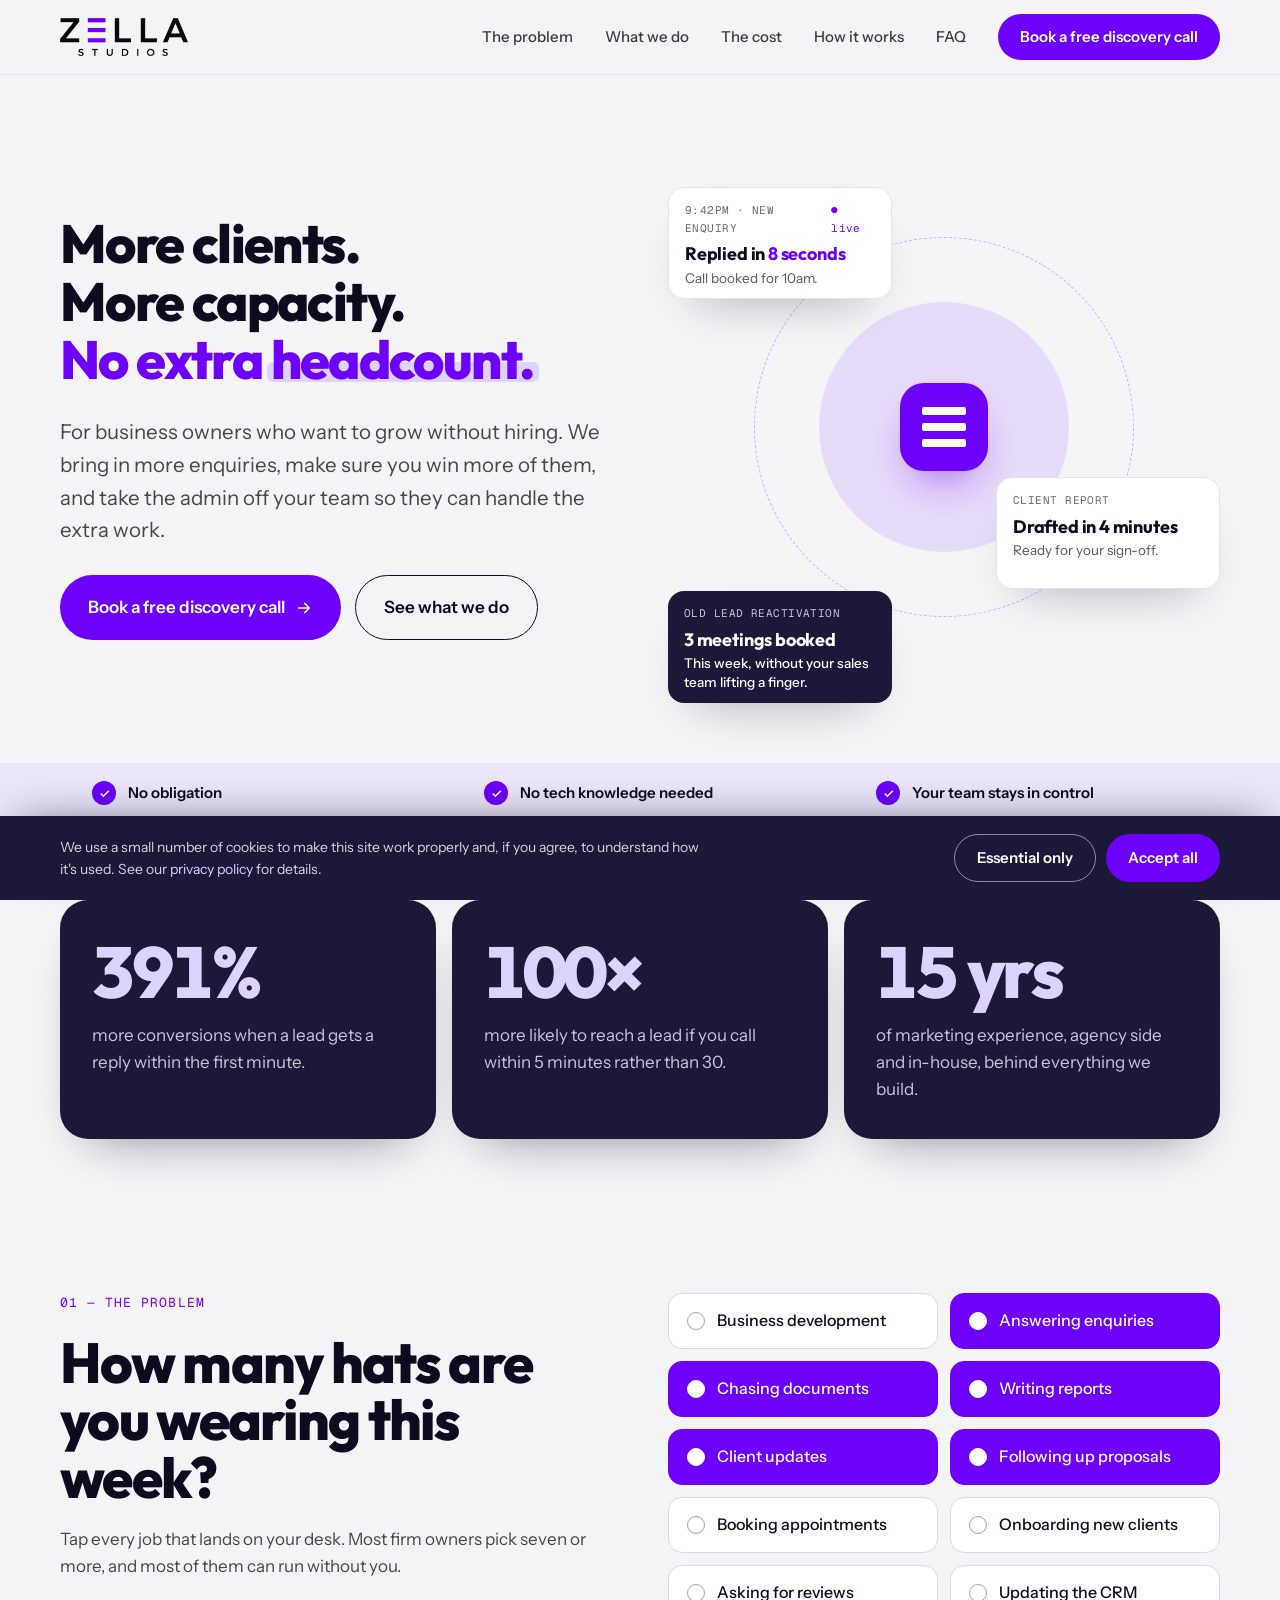
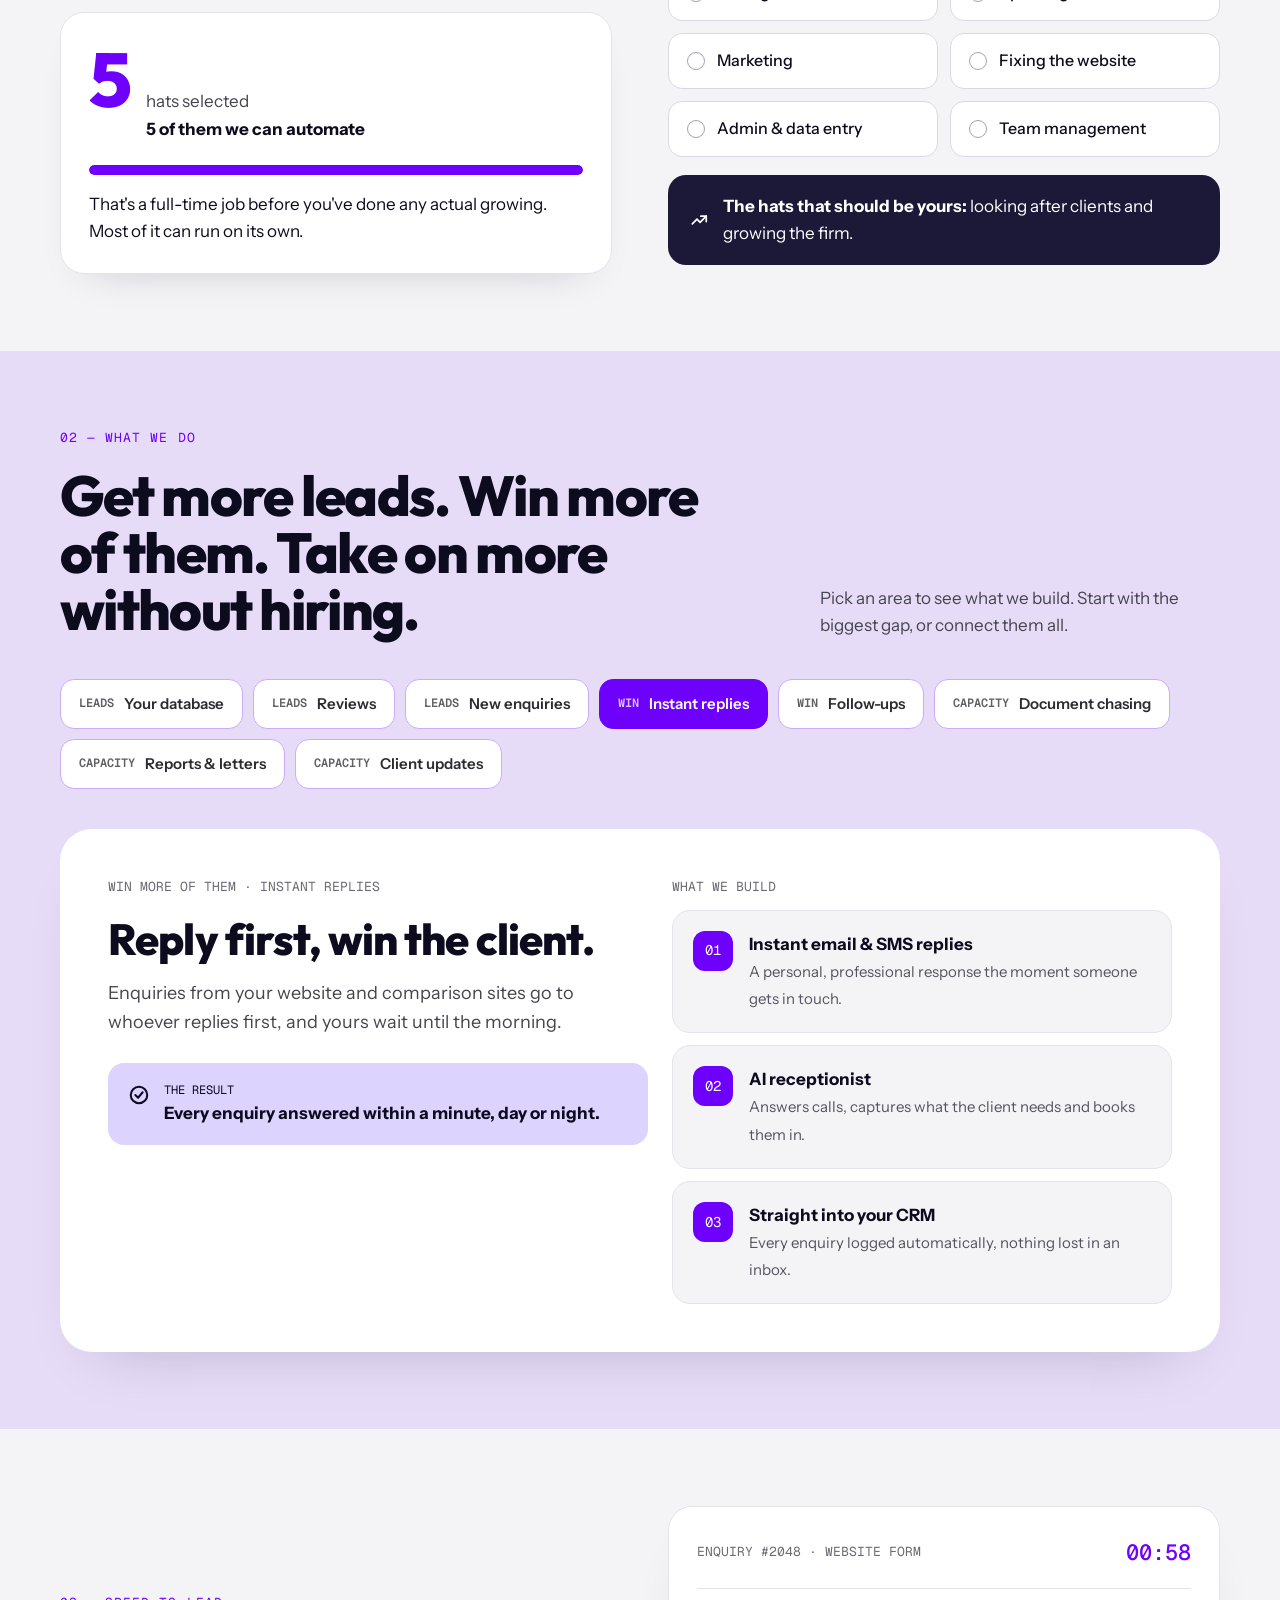
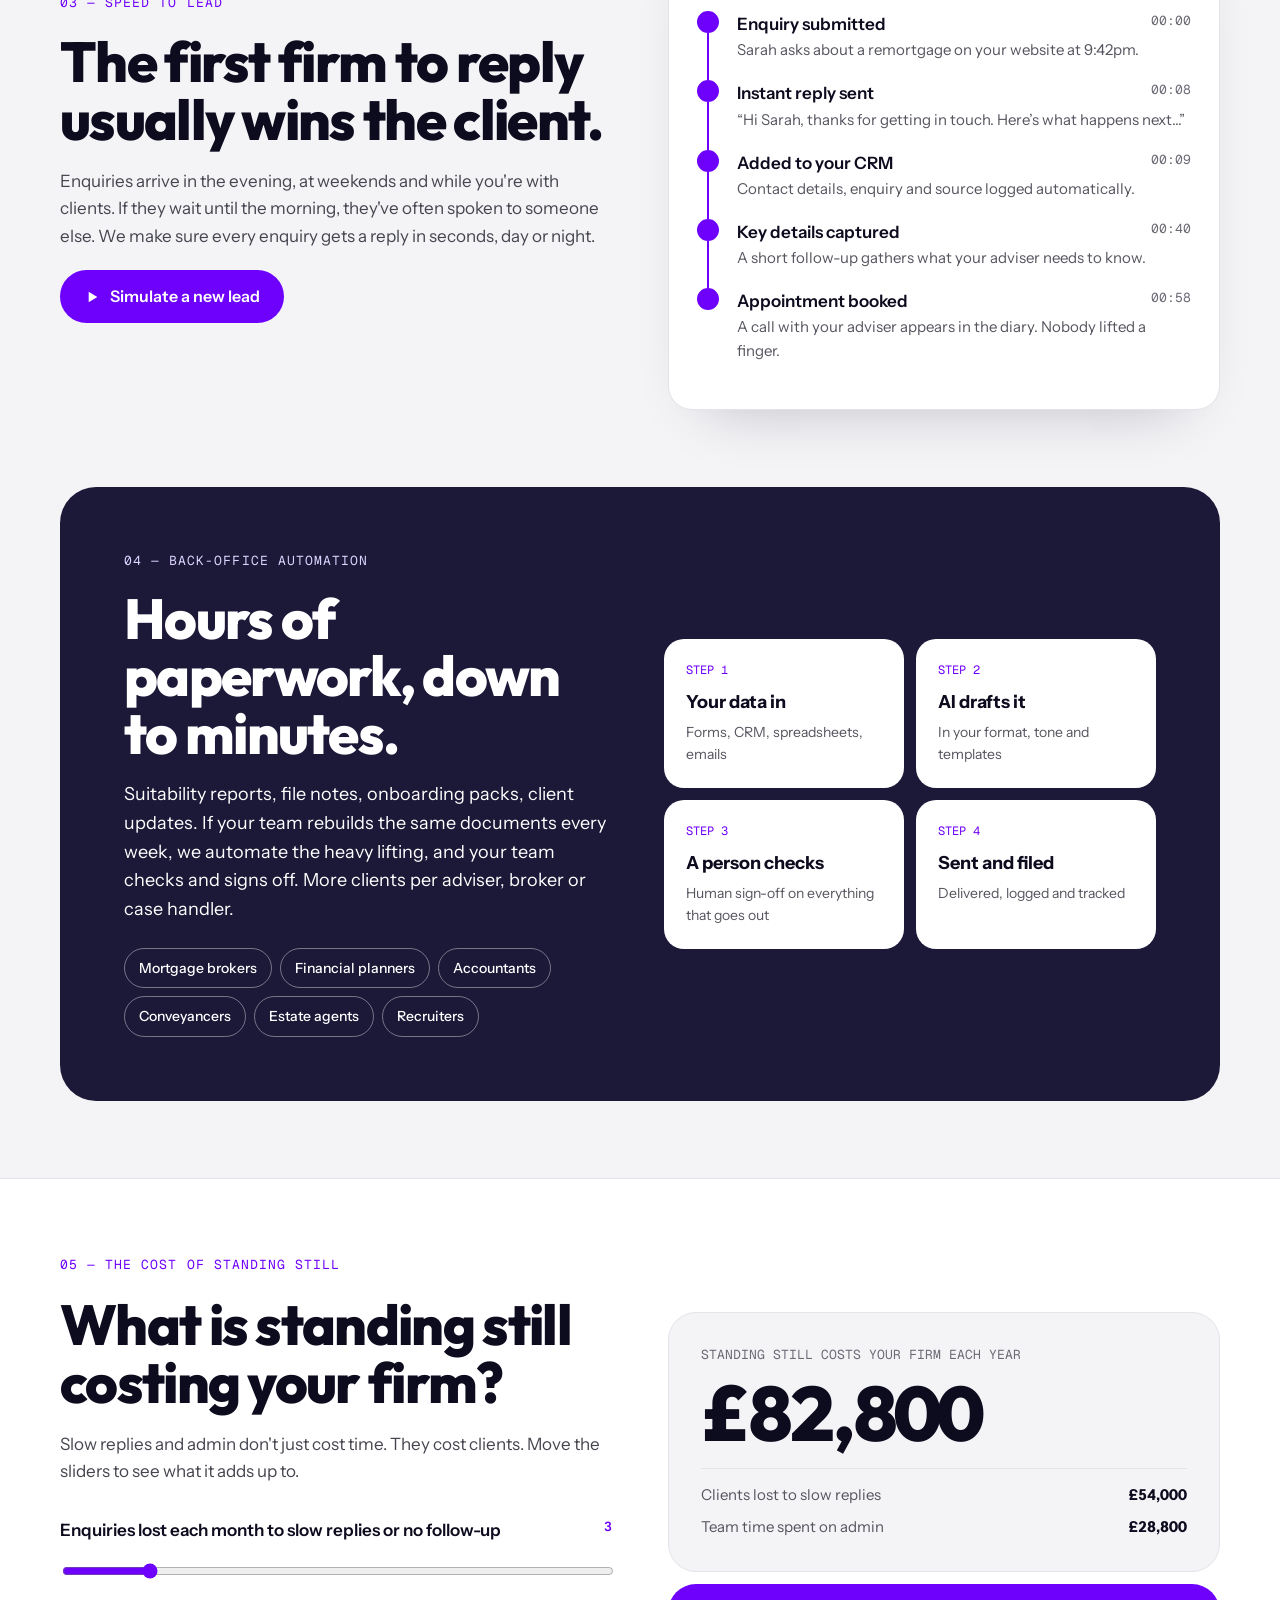
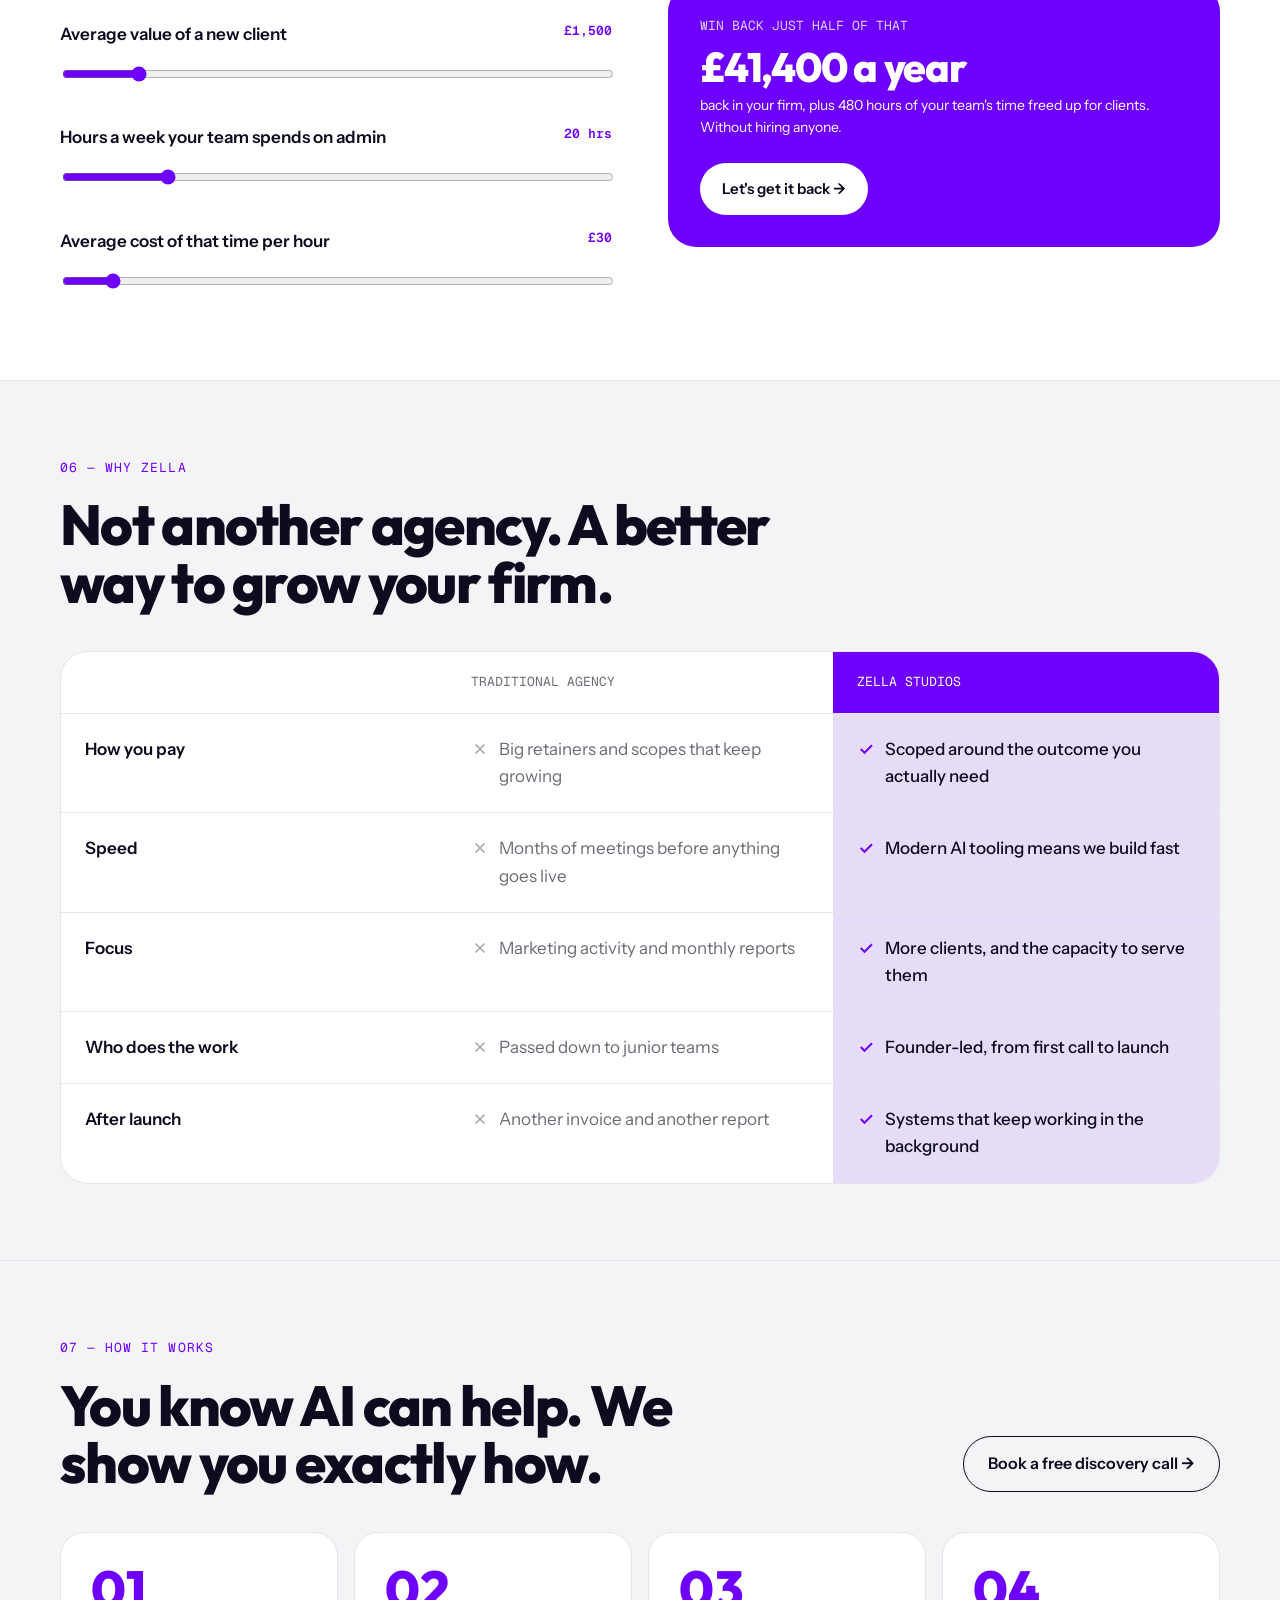
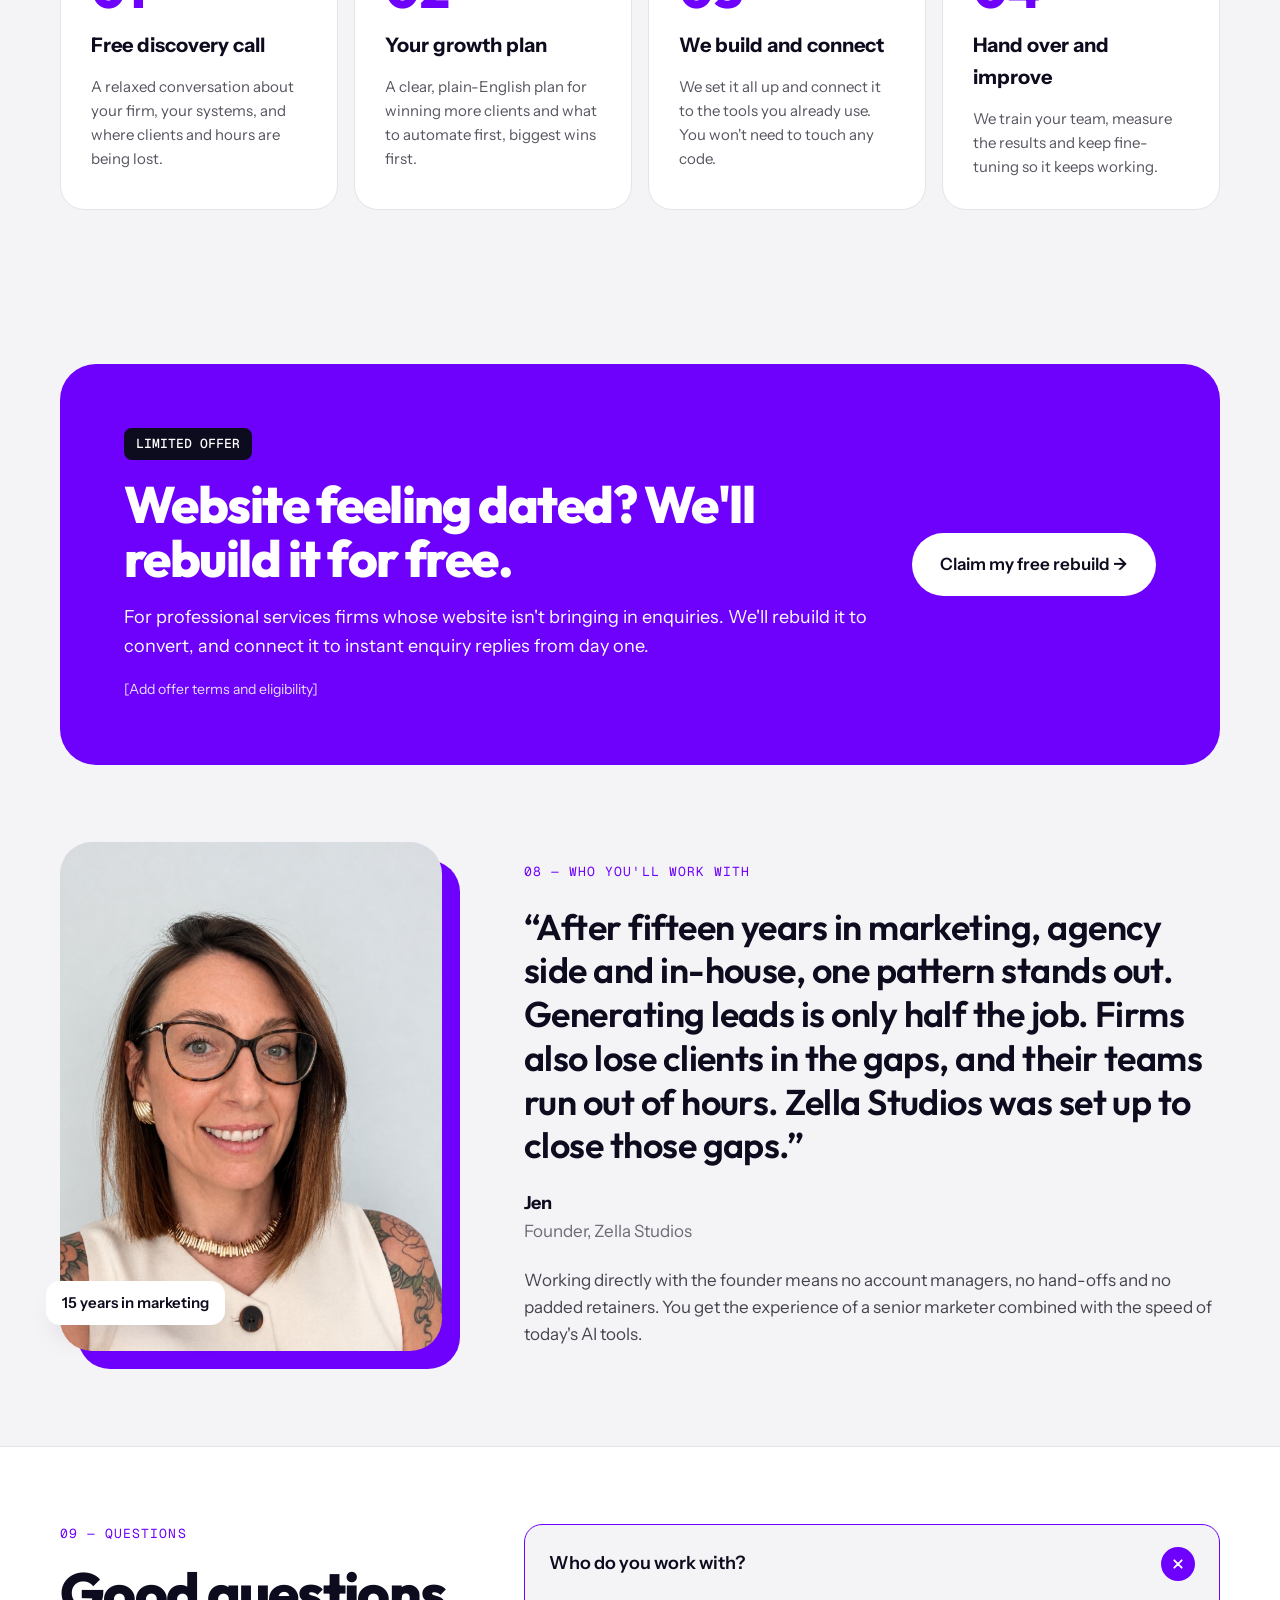
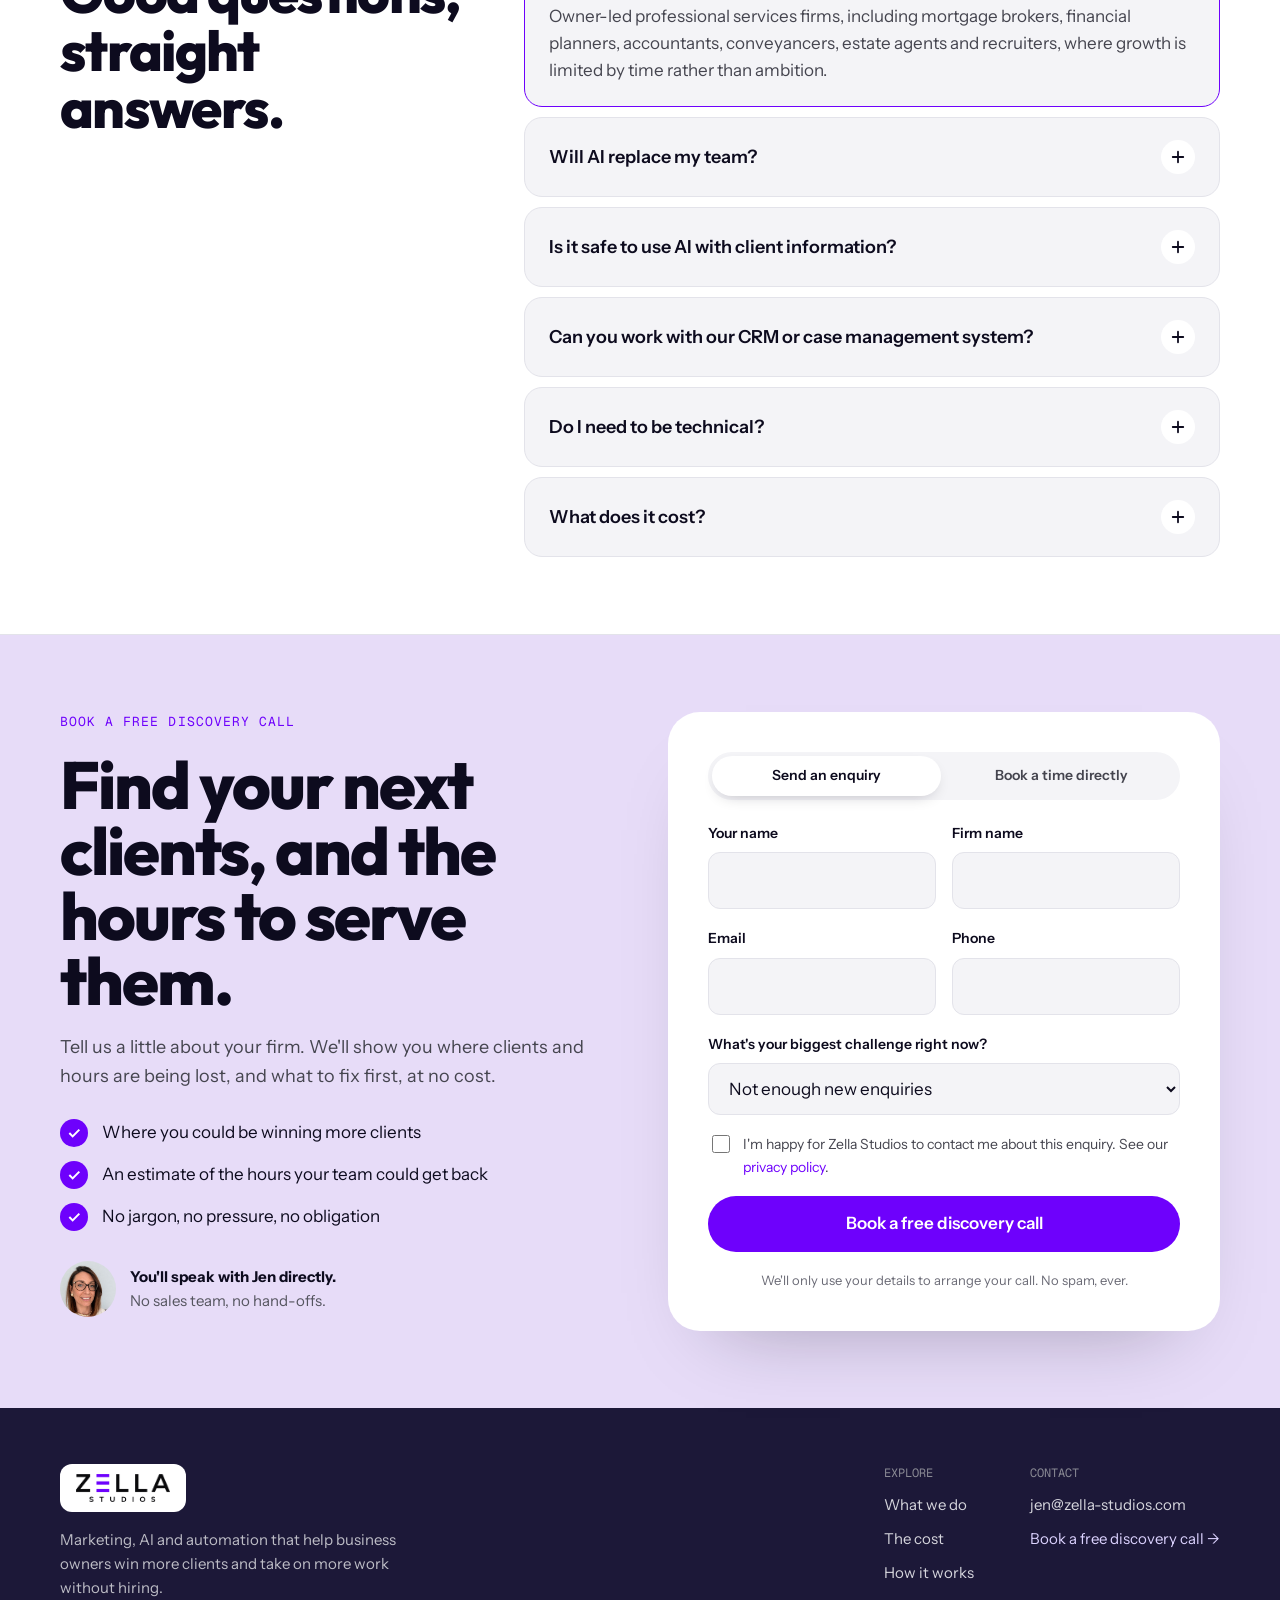
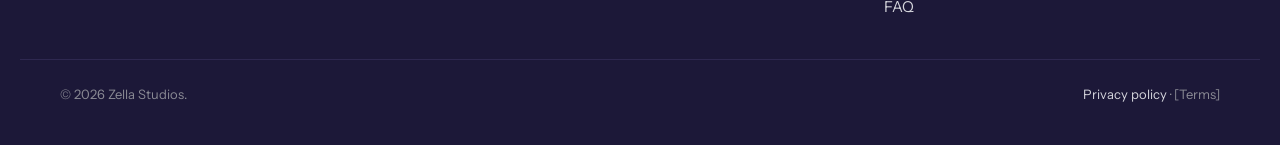
<file: index.html>
<!doctype html>
<html lang="en-GB">
<head>
<meta charset="utf-8">
<meta name="viewport" content="width=device-width, initial-scale=1">
<title>Zella Studios | More clients. More capacity. No extra headcount.</title>
<meta name="description" content="Zella Studios helps business owners win more clients and take on more work without hiring, using marketing, AI and automation.">
<meta property="og:title" content="Zella Studios | More clients. More capacity. No extra headcount.">
<meta property="og:description" content="Marketing, AI and automation that help you win more clients and grow without hiring. Book a free discovery call.">
<link rel="preconnect" href="https://fonts.googleapis.com">
<link rel="preconnect" href="https://fonts.gstatic.com" crossorigin>
<link href="https://fonts.googleapis.com/css2?family=Outfit:wght@500;600;700;800&amp;family=Instrument+Sans:wght@400;500;600&amp;family=Geist+Mono:wght@400;500&amp;display=swap" rel="stylesheet">
<link rel="stylesheet" href="styles.css">
<link rel="icon" type="image/svg+xml" href="assets/favicon.svg">
</head>
<body>

<!-- COOKIE / GDPR BANNER -->
<div class="cookie-banner" id="cookieBanner" hidden role="dialog" aria-label="Cookie notice" aria-describedby="cookieText">
  <div class="container cookie-banner__inner">
    <p id="cookieText">We use a small number of cookies to make this site work properly and, if you agree, to understand how it's used. See our <a href="privacy.html">privacy policy</a> for details.</p>
    <div class="cookie-banner__actions">
      <button type="button" class="btn btn--ghost btn--sm" id="cookieDecline">Essential only</button>
      <button type="button" class="btn btn--primary btn--sm" id="cookieAccept">Accept all</button>
    </div>
  </div>
</div>

<header class="nav" id="siteNav">
  <nav class="container nav__inner" aria-label="Main">
    <a href="#top" class="nav__logo" aria-label="Zella Studios home"><img src="assets/zella-logo.png" alt="Zella Studios" width="128" height="38"></a>
    <button type="button" class="nav__toggle" id="navToggle" aria-expanded="false" aria-controls="navMenu" aria-label="Open menu">
      <svg class="nav__toggle-icon nav__toggle-icon--open" width="22" height="22" viewBox="0 0 24 24" fill="none" stroke="currentColor" stroke-width="2.2" stroke-linecap="round" aria-hidden="true"><path d="M4 7h16M4 12h16M4 17h16"/></svg>
      <svg class="nav__toggle-icon nav__toggle-icon--close" width="22" height="22" viewBox="0 0 24 24" fill="none" stroke="currentColor" stroke-width="2.2" stroke-linecap="round" aria-hidden="true"><path d="M6 6l12 12M18 6L6 18"/></svg>
    </button>
    <div class="nav__menu" id="navMenu">
      <div class="nav__links">
        <a href="#hats">The problem</a>
        <a href="#journey">What we do</a>
        <a href="#calculator">The cost</a>
        <a href="#how">How it works</a>
        <a href="#faq">FAQ</a>
      </div>
      <a class="btn btn--primary btn--sm" href="#audit">Book a free discovery call</a>
    </div>
  </nav>
</header>

<main id="top">

  <!-- HERO -->
  <section class="hero">
    <div class="container hero__inner">
      <div class="hero__copy rise">
        <h1 class="hero__title"><span class="hero__line1">More clients.</span><br><span class="hero__line1">More capacity.</span><br><span class="hero__line1"><span class="accent">No extra </span><span class="accent marker"><span>headcount.</span></span></span></h1>
        <p class="lead">For business owners who want to grow without hiring. We bring in more enquiries, make sure you win more of them, and take the admin off your team so they can handle the extra work.</p>
        <div class="btn-row">
          <a class="btn btn--primary btn--lg" href="#audit">Book a free discovery call
            <svg width="18" height="18" viewBox="0 0 24 24" fill="none" stroke="currentColor" stroke-width="2.2" stroke-linecap="round" stroke-linejoin="round" aria-hidden="true"><path d="M5 12h14M13 6l6 6-6 6"/></svg></a>
          <a class="btn btn--ghost btn--lg" href="#journey">See what we do</a>
        </div>
      </div>

      <div class="hero__visual" role="img" aria-label="Examples: an evening enquiry replied to in 8 seconds and booked in, a client report drafted in minutes, and old leads reactivated with 3 meetings booked this week.">
        <div class="orbit spin"></div>
        <div class="orbit-fill"></div>
        <div class="mark"><span class="b1"></span><span class="b2"></span><span class="b3"></span></div>
        <div class="float-card float-card--a f1">
          <div class="float-card__meta"><span>9:42PM · NEW ENQUIRY</span><span class="accent">● live</span></div>
          <div class="float-card__title">Replied in <span class="accent">8 seconds</span></div>
          <div class="float-card__text">Call booked for 10am.</div>
        </div>
        <div class="float-card float-card--b f2">
          <div class="float-card__meta"><span>CLIENT REPORT</span></div>
          <div class="float-card__title">Drafted in 4 minutes</div>
          <div class="float-card__text">Ready for your sign-off.</div>
        </div>
        <div class="float-card float-card--review f3">
          <div class="float-card__meta"><span>OLD LEAD REACTIVATION</span></div>
          <div class="float-card__title">3 meetings booked</div>
          <div class="float-card__text">This week, without your sales team lifting a finger.</div>
</div>
      </div>
    </div>

    <!-- REASSURANCE BANNER -->
    <div class="assure">
      <ul class="container assure__inner">
        <li><span class="assure__icon" aria-hidden="true"><svg viewBox="0 0 24 24"><path d="M5 12l5 5L20 7"/></svg></span>No obligation</li>
        <li><span class="assure__icon" aria-hidden="true"><svg viewBox="0 0 24 24"><path d="M5 12l5 5L20 7"/></svg></span>No tech knowledge needed</li>
        <li><span class="assure__icon" aria-hidden="true"><svg viewBox="0 0 24 24"><path d="M5 12l5 5L20 7"/></svg></span>Your team stays in control</li>
      </ul>
    </div>
  </section>

  <!-- STATS -->
  <section class="section section--tight">
    <div class="container stats">
      <div class="stat"><div class="stat__num" data-count="391" data-suffix="%">391%</div><p>more conversions when a lead gets a reply within the first minute.</p></div>
      <div class="stat"><div class="stat__num" data-count="100" data-suffix="×">100×</div><p>more likely to reach a lead if you call within 5 minutes rather than 30.</p></div>
      <div class="stat"><div class="stat__num" data-count="15" data-suffix=" yrs">15 yrs</div><p>of marketing experience, agency side and in-house, behind everything we build.</p></div>
    </div>
  </section>

  <!-- HATS -->
  <section id="hats" class="section">
    <div class="container split">
      <div class="split__text">
        <div class="eyebrow">01 — THE PROBLEM</div>
        <h2>How many hats are you wearing this week?</h2>
        <p class="muted">Tap every job that lands on your desk. Most firm owners pick seven or more, and most of them can run without you.</p>
        <div class="card hat-score">
          <div class="hat-score__row">
            <div class="hat-score__num" id="hatCount">5</div>
            <div class="muted">hats selected<br><strong class="ink" id="autoCount">5 of them we can automate</strong></div>
          </div>
          <div class="bar"><div class="bar__fill" id="hatBar"></div></div>
          <p id="hatMsg"></p>
        </div>
      </div>
      <div class="hats" id="hats-grid">
        <!-- chips injected by main.js -->
        <div class="callout">
          <svg width="22" height="22" viewBox="0 0 24 24" fill="none" stroke="currentColor" stroke-width="2.2" stroke-linecap="round" stroke-linejoin="round" aria-hidden="true"><path d="M3 17l6-6 4 4 8-8"/><path d="M14 7h7v7"/></svg>
          <span><strong>The hats that should be yours:</strong> looking after clients and growing the firm.</span>
        </div>
      </div>
    </div>
  </section>

  <!-- JOURNEY -->
  <section id="journey" class="section section--tint">
    <div class="container stack">
      <div class="section-head">
        <div>
          <div class="eyebrow">02 — WHAT WE DO</div>
          <h2>Get more leads. Win more of them. Take on more without hiring.</h2>
        </div>
        <p class="muted">Pick an area to see what we build. Start with the biggest gap, or connect them all.</p>
      </div>
      <div class="tabs" role="tablist" aria-label="What we do" id="tabs"></div>
      <div class="panel" role="tabpanel" id="stagePanel" aria-live="polite">
        <div class="panel__main">
          <div class="mono faint" id="stageMeta"></div>
          <h3 id="stageTitle"></h3>
          <p class="muted lg" id="stageProblem"></p>
          <div class="result">
            <svg width="22" height="22" viewBox="0 0 24 24" fill="none" stroke="currentColor" stroke-width="2.2" stroke-linecap="round" stroke-linejoin="round" aria-hidden="true"><circle cx="12" cy="12" r="9"/><path d="M8 12l3 3 5-6"/></svg>
            <div><div class="mono xs">THE RESULT</div><strong id="stageOutcome"></strong></div>
          </div>
        </div>
        <div class="panel__side">
          <div class="mono faint">WHAT WE BUILD</div>
          <div id="stageItems" class="stack-sm"></div>
        </div>
      </div>
    </div>
  </section>

  <!-- SPEED TO LEAD -->
  <section id="speed" class="section">
    <div class="container split split--center">
      <div class="split__text">
        <div class="eyebrow">03 — SPEED TO LEAD</div>
        <h2>The first firm to reply usually wins the client.</h2>
        <p class="muted">Enquiries arrive in the evening, at weekends and while you're with clients. If they wait until the morning, they've often spoken to someone else. We make sure every enquiry gets a reply in seconds, day or night.</p>
        <button type="button" class="btn btn--primary" id="simBtn">
          <svg width="16" height="16" viewBox="0 0 24 24" fill="currentColor" aria-hidden="true"><path d="M7 4l13 8-13 8z"/></svg><span>Simulate a new lead</span></button>
      </div>
      <div class="card sim">
        <div class="sim__head"><span class="mono faint">ENQUIRY #2048 · WEBSITE FORM</span><span class="sim__clock" id="simClock">00:58</span></div>
        <ol class="sim__steps" id="simSteps"></ol>
      </div>
    </div>
  </section>

  <!-- BACK OFFICE -->
  <section class="section section--flush-top">
    <div class="container">
      <div class="office">
        <div class="office__text">
          <div class="eyebrow eyebrow--pop">04 — BACK-OFFICE AUTOMATION</div>
          <h2>Hours of paperwork, down to minutes.</h2>
          <p class="lg">Suitability reports, file notes, onboarding packs, client updates. If your team rebuilds the same documents every week, we automate the heavy lifting, and your team checks and signs off. More clients per adviser, broker or case handler.</p>
          <div class="tags">
            <span>Mortgage brokers</span><span>Financial planners</span><span>Accountants</span><span>Conveyancers</span><span>Estate agents</span><span>Recruiters</span>
          </div>
        </div>
        <div class="office__steps">
          <div class="step"><div class="mono xs accent">STEP 1</div><strong>Your data in</strong><span>Forms, CRM, spreadsheets, emails</span></div>
          <div class="step"><div class="mono xs accent">STEP 2</div><strong>AI drafts it</strong><span>In your format, tone and templates</span></div>
          <div class="step"><div class="mono xs accent">STEP 3</div><strong>A person checks</strong><span>Human sign-off on everything that goes out</span></div>
          <div class="step"><div class="mono xs accent">STEP 4</div><strong>Sent and filed</strong><span>Delivered, logged and tracked</span></div>
        </div>
      </div>
    </div>
  </section>

  <!-- CALCULATOR -->
  <section id="calculator" class="section section--white">
    <div class="container split split--center">
      <div class="split__text">
        <div class="eyebrow">05 — THE COST OF STANDING STILL</div>
        <h2>What is standing still costing your firm?</h2>
        <p class="muted">Slow replies and admin don't just cost time. They cost clients. Move the sliders to see what it adds up to.</p>
        <div class="sliders">
          <div>
            <label for="lost"><span>Enquiries lost each month to slow replies or no follow-up</span><span class="mono accent" id="lostOut">3</span></label>
            <input id="lost" type="range" min="0" max="20" step="1" value="3">
          </div>
          <div>
            <label for="value"><span>Average value of a new client</span><span class="mono accent" id="valueOut">£1,500</span></label>
            <input id="value" type="range" min="250" max="10000" step="250" value="1500">
          </div>
          <div>
            <label for="hours"><span>Hours a week your team spends on admin</span><span class="mono accent" id="hoursOut">20 hrs</span></label>
            <input id="hours" type="range" min="2" max="100" step="1" value="20">
          </div>
          <div>
            <label for="rate"><span>Average cost of that time per hour</span><span class="mono accent" id="rateOut">£30</span></label>
            <input id="rate" type="range" min="15" max="200" step="5" value="30">
          </div>
        </div>
      </div>
      <div class="stack-sm">
        <div class="calc-total">
          <div class="mono faint">STANDING STILL COSTS YOUR FIRM EACH YEAR</div>
          <div class="calc-total__num" id="yearly">£92,400</div>
          <div class="calc-rows">
            <div><span>Clients lost to slow replies</span><strong id="lostYear">£54,000</strong></div>
            <div><span>Team time spent on admin</span><strong id="adminYear">£38,400</strong></div>
          </div>
        </div>
        <div class="calc-back">
          <div>
            <div class="mono pop-text">WIN BACK JUST HALF OF THAT</div>
            <div class="calc-back__num" id="halfValue">£41,400 a year</div>
            <div class="sm" id="hoursFreed">back in your firm, plus 480 hours of your team's time freed up for clients. Without hiring anyone.</div>
          </div>
          <a href="#audit" class="btn btn--white">Let's get it back →</a>
        </div>
      </div>
    </div>
  </section>

  <!-- WHY US -->
  <section class="section">
    <div class="container stack">
      <div class="narrow">
        <div class="eyebrow">06 — WHY ZELLA</div>
        <h2>Not another agency. A better way to grow your firm.</h2>
      </div>
      <div class="compare-wrap">
        <table class="compare">
          <thead><tr><th scope="col"><span class="sr-only">Topic</span></th><th scope="col">TRADITIONAL AGENCY</th><th scope="col" class="compare__us">ZELLA STUDIOS</th></tr></thead>
          <tbody id="compareBody"></tbody>
        </table>
      </div>
    </div>
  </section>

  <!-- HOW IT WORKS -->
  <section id="how" class="section section--line">
    <div class="container stack">
      <div class="section-head">
        <div>
          <div class="eyebrow">07 — HOW IT WORKS</div>
          <h2>You know AI can help. We show you exactly how.</h2>
        </div>
        <a class="btn btn--ghost" href="#audit">Book a free discovery call →</a>
      </div>
      <div class="grid-4">
        <div class="card card--hover"><div class="big-num">01</div><strong>Free discovery call</strong><p class="muted2">A relaxed conversation about your firm, your systems, and where clients and hours are being lost.</p></div>
        <div class="card card--hover"><div class="big-num">02</div><strong>Your growth plan</strong><p class="muted2">A clear, plain-English plan for winning more clients and what to automate first, biggest wins first.</p></div>
        <div class="card card--hover"><div class="big-num">03</div><strong>We build and connect</strong><p class="muted2">We set it all up and connect it to the tools you already use. You won't need to touch any code.</p></div>
        <div class="card card--hover"><div class="big-num">04</div><strong>Hand over and improve</strong><p class="muted2">We train your team, measure the results and keep fine-tuning so it keeps working.</p></div>
      </div>
    </div>
  </section>

  <!-- OFFER -->
  <section class="section">
    <div class="container">
      <div class="offer">
        <div class="offer__text">
          <span class="badge">LIMITED OFFER</span>
          <h2>Website feeling dated? We'll rebuild it for free.</h2>
          <p class="lg">For professional services firms whose website isn't bringing in enquiries. We'll rebuild it to convert, and connect it to instant enquiry replies from day one.</p>
          <p class="offer__terms">[Add offer terms and eligibility]</p>
        </div>
        <a class="btn btn--offer btn--lg" href="#audit">Claim my free rebuild →</a>
      </div>
    </div>
  </section>

  <!-- FOUNDER -->
  <section class="section section--flush-top">
    <div class="container founder">
      <div class="founder__photo">
        <div class="founder__block" aria-hidden="true"></div>
        <img src="assets/jen.jpg" alt="Jen, founder of Zella Studios" width="759" height="1024">
        <div class="founder__tag">15 years in marketing</div>
      </div>
      <div class="founder__text">
        <div class="eyebrow">08 — WHO YOU'LL WORK WITH</div>
        <blockquote>“After fifteen years in marketing, agency side and in-house, one pattern stands out. Generating leads is only half the job. Firms also lose clients in the gaps, and their teams run out of hours. Zella Studios was set up to close those gaps.”</blockquote>
        <div><strong class="lg">Jen</strong><div class="faint">Founder, Zella Studios</div></div>
        <p class="muted">Working directly with the founder means no account managers, no hand-offs and no padded retainers. You get the experience of a senior marketer combined with the speed of today's AI tools.</p>
      </div>
    </div>
  </section>

  <!-- FAQ -->
  <section id="faq" class="section section--white">
    <div class="container split">
      <div class="split__text split__text--narrow">
        <div class="eyebrow">09 — QUESTIONS</div>
        <h2>Good questions, straight answers.</h2>
      </div>
      <div class="faqs" id="faqs"></div>
    </div>
  </section>

  <!-- AUDIT FORM -->
  <section id="audit" class="section section--tint">
    <div class="container split">
      <div class="split__text">
        <div class="eyebrow">BOOK A FREE DISCOVERY CALL</div>
        <h2 class="xl">Find your next clients, and the hours to serve them.</h2>
        <p class="muted lg">Tell us a little about your firm. We'll show you where clients and hours are being lost, and what to fix first, at no cost.</p>
        <ul class="checks">
          <li>Where you could be winning more clients</li>
          <li>An estimate of the hours your team could get back</li>
          <li>No jargon, no pressure, no obligation</li>
        </ul>
        <div class="meet">
          <img src="assets/jen.jpg" alt="" width="56" height="56">
          <div><strong>You'll speak with Jen directly.</strong><br><span class="muted2">No sales team, no hand-offs.</span></div>
        </div>
      </div>
      <div class="form-card">
        <div class="booking-tabs" role="tablist" aria-label="How to book">
          <button type="button" class="booking-tab" id="tabEnquiry" role="tab" aria-selected="true" aria-controls="formPane">Send an enquiry</button>
          <button type="button" class="booking-tab" id="tabCalendar" role="tab" aria-selected="false" aria-controls="calendarPane">Book a time directly</button>
        </div>
        <div id="formPane" role="tabpanel" aria-labelledby="tabEnquiry">
        <form id="auditForm" novalidate>
          <input type="hidden" name="access_key" value="c91a3ca4-66a9-410f-97f8-d0231c7a6a38">
          <input type="hidden" name="subject" value="New discovery call enquiry — Zella Studios">
          <input type="hidden" name="from_name" value="Zella Studios website">
          <input type="checkbox" name="botcheck" class="botcheck" tabindex="-1" autocomplete="off" aria-hidden="true">
          <div class="form-row">
            <div class="field"><label for="fname">Your name</label><input id="fname" name="name" required autocomplete="name"></div>
            <div class="field"><label for="fbiz">Firm name</label><input id="fbiz" name="business" required autocomplete="organization"></div>
          </div>
          <div class="form-row">
            <div class="field"><label for="femail">Email</label><input id="femail" name="email" type="email" required autocomplete="email"></div>
            <div class="field"><label for="fphone">Phone</label><input id="fphone" name="phone" type="tel" autocomplete="tel"></div>
          </div>
          <div class="field"><label for="fpain">What's your biggest challenge right now?</label>
            <select id="fpain" name="pain">
              <option>Not enough new enquiries</option>
              <option>Enquiries we don't convert</option>
              <option>Chasing clients for documents</option>
              <option>Reports and paperwork</option>
              <option>Clients calling for updates</option>
              <option>Old leads and past clients we never contact</option>
              <option>Not sure, that's why I'm here</option>
            </select></div>
          <label class="consent">
            <input type="checkbox" id="fconsent" name="consent" value="yes" required>
            <span>I'm happy for Zella Studios to contact me about this enquiry. See our <a href="privacy.html">privacy policy</a>.</span>
          </label>
          <p class="form-error" id="formError" role="alert" hidden>Please add your name, firm name, a valid email, and confirm you're happy to be contacted.</p>
          <button type="submit" class="btn btn--primary btn--block">Book a free discovery call</button>
          <p class="form-note">We'll only use your details to arrange your call. No spam, ever.</p>
        </form>
        <div class="form-done" id="formDone" hidden>
          <div class="form-done__icon"><svg width="30" height="30" viewBox="0 0 24 24" fill="none" stroke="#fff" stroke-width="2.6" stroke-linecap="round" aria-hidden="true"><path d="M5 12l5 5L20 7"/></svg></div>
          <h3>Thanks, we'll be in touch.</h3>
          <p class="muted">We'll be in touch shortly to book your free discovery call. Speed to lead starts with us.</p>
          <button type="button" class="btn btn--ghost" id="resetForm">Send another enquiry</button>
        </div>
        </div>
        <div id="calendarPane" role="tabpanel" aria-labelledby="tabCalendar" hidden>
          <iframe data-src="https://calendar.google.com/calendar/appointments/schedules/AcZssZ0Fwa_ZkqKRTdKU82PKvpts2sNwz77wcdSWNa0T-kW6I-o8PBw78VL0NeBFRwNKsSK1BkVc0g1v?gv=true" title="Book a free discovery call with Jen" class="booking-iframe"></iframe>
        </div>
      </div>
    </div>
  </section>
</main>

<footer class="footer">
  <div class="container footer__inner">
    <div class="footer__brand">
      <span class="footer__logo"><img src="assets/zella-logo.png" alt="Zella Studios" width="148" height="44"></span>
      <p>Marketing, AI and automation that help business owners win more clients and take on more work without hiring.</p>
    </div>
    <div class="footer__cols">
      <div><div class="mono xs">EXPLORE</div><a href="#journey">What we do</a><a href="#calculator">The cost</a><a href="#how">How it works</a><a href="#faq">FAQ</a></div>
      <div><div class="mono xs">CONTACT</div><span>jen@zella-studios.com</span><a href="#audit" class="pop-text">Book a free discovery call →</a></div>
    </div>
  </div>
  <div class="container footer__legal">
    <span>© <span id="year">2026</span> Zella Studios.</span>
    <span><a href="privacy.html">Privacy policy</a> · [Terms]</span>
  </div>
</footer>

<script src="main.js"></script>
</body>
</html>
</file>
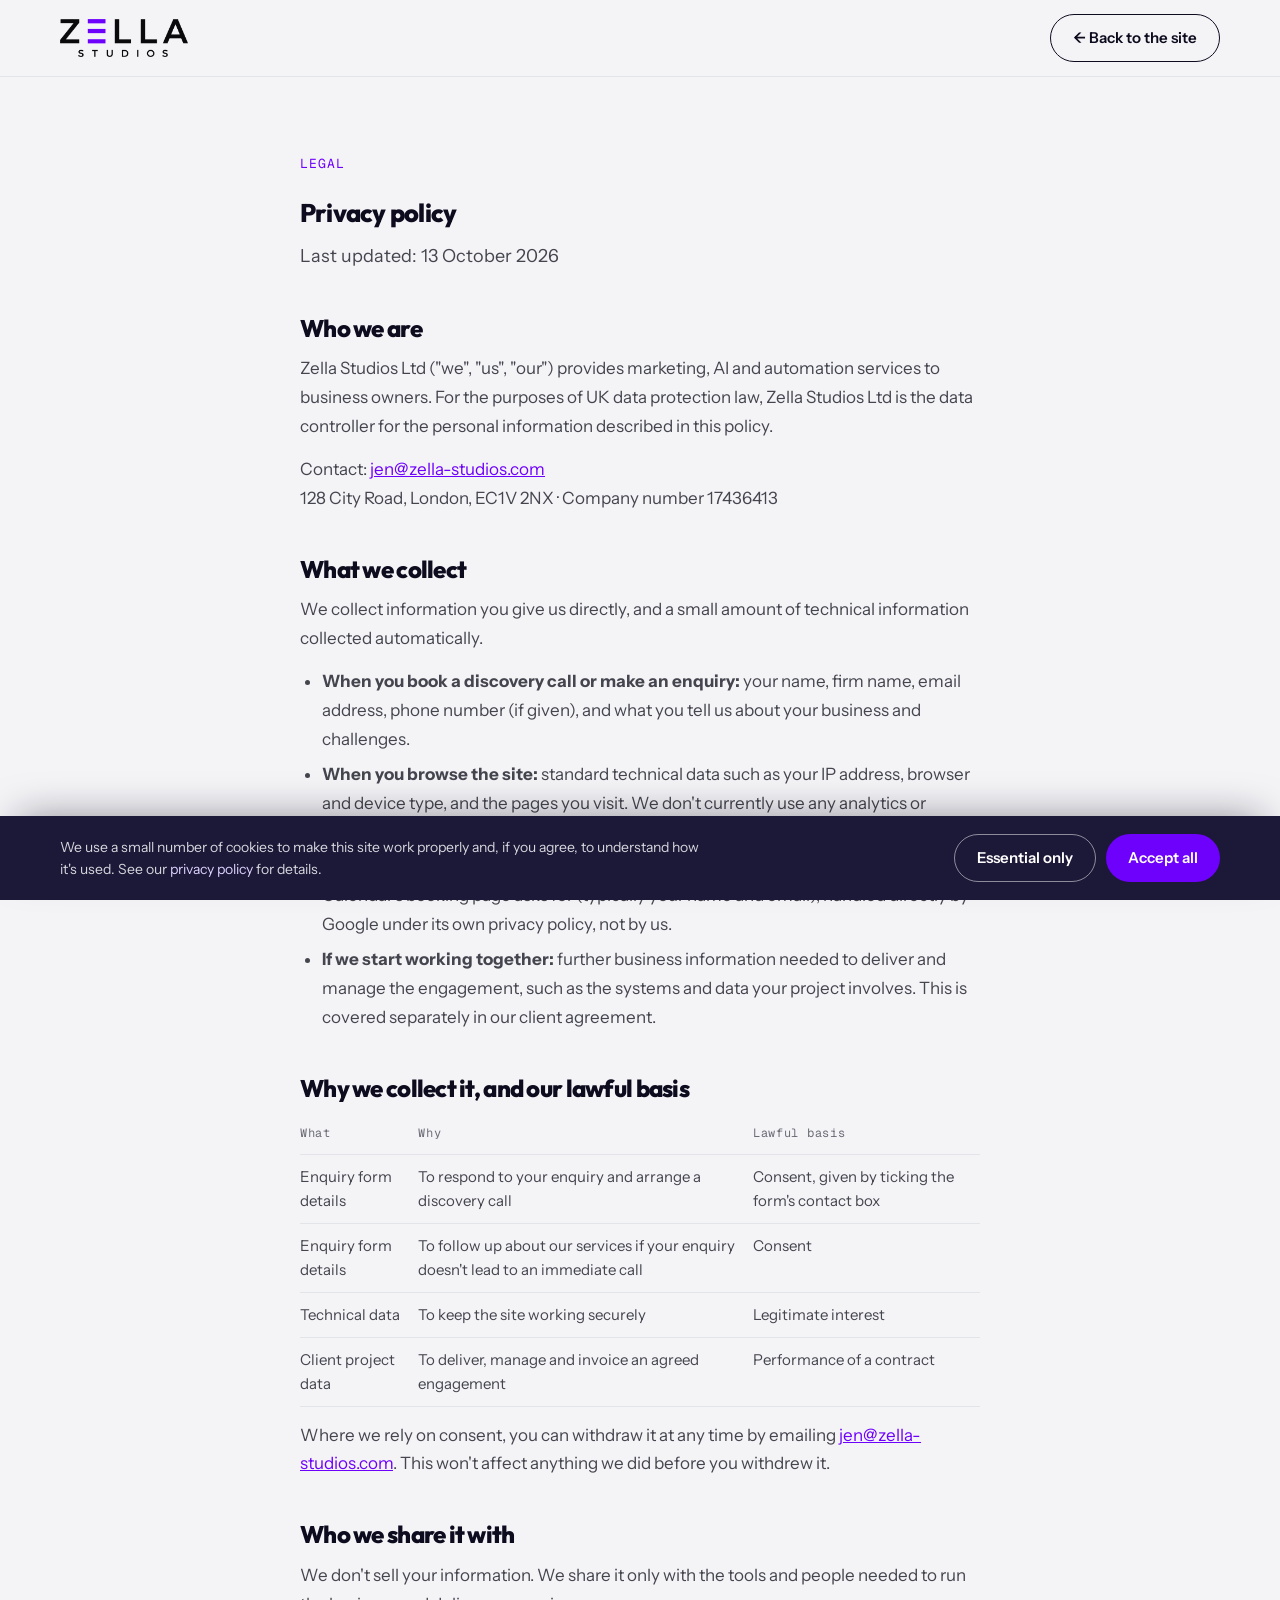
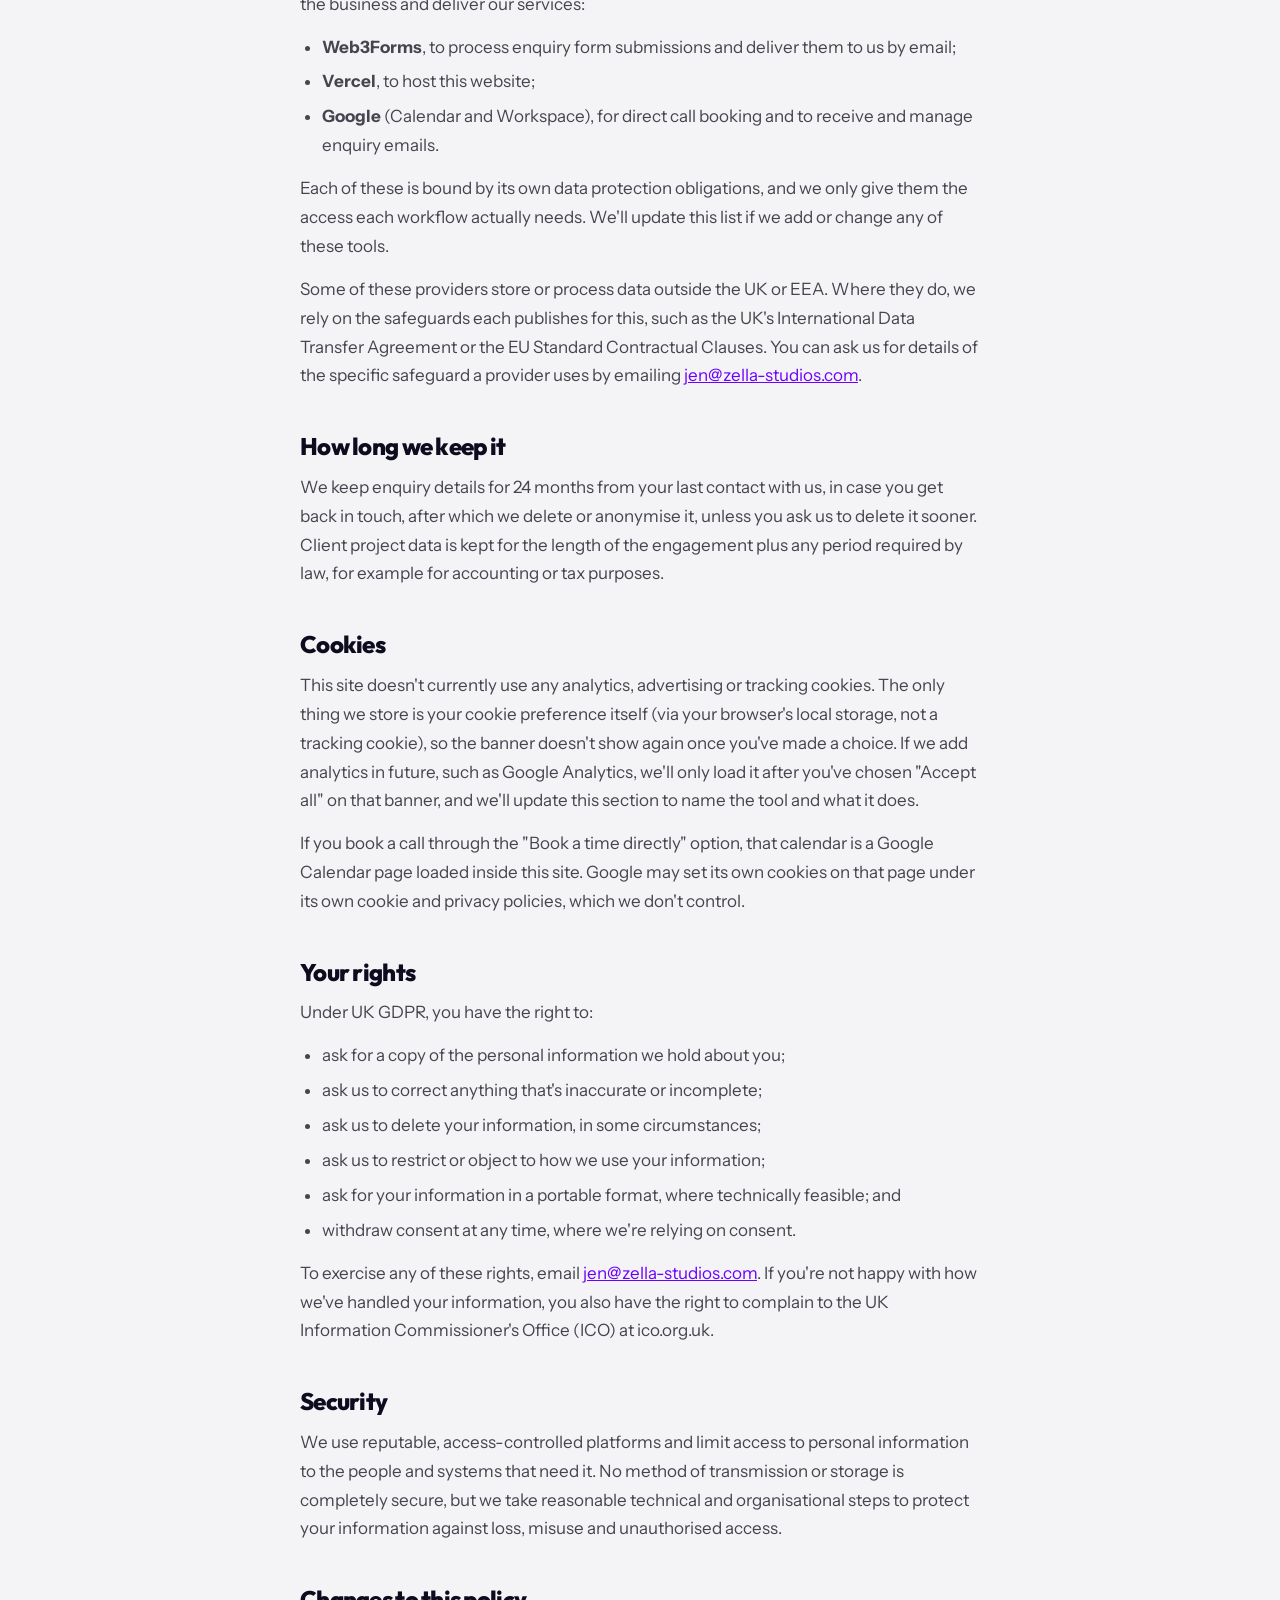
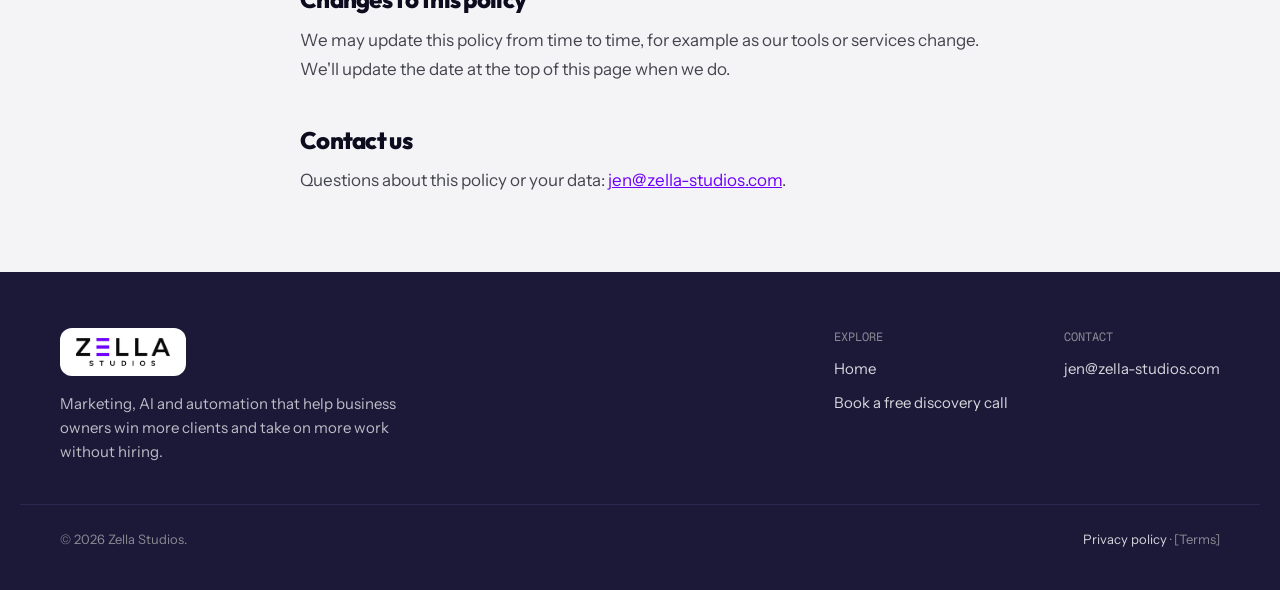
<file: privacy.html>
<!doctype html>
<html lang="en-GB">
<head>
<meta charset="utf-8">
<meta name="viewport" content="width=device-width, initial-scale=1">
<title>Privacy policy | Zella Studios</title>
<meta name="description" content="How Zella Studios collects, uses and protects your information.">
<meta name="robots" content="noindex">
<link rel="preconnect" href="https://fonts.googleapis.com">
<link rel="preconnect" href="https://fonts.gstatic.com" crossorigin>
<link href="https://fonts.googleapis.com/css2?family=Outfit:wght@500;600;700;800&amp;family=Instrument+Sans:wght@400;500;600&amp;family=Geist+Mono:wght@400;500&amp;display=swap" rel="stylesheet">
<link rel="stylesheet" href="styles.css">
<link rel="icon" type="image/svg+xml" href="assets/favicon.svg">
</head>
<body>

<!-- COOKIE / GDPR BANNER -->
<div class="cookie-banner" id="cookieBanner" hidden role="dialog" aria-label="Cookie notice" aria-describedby="cookieText">
  <div class="container cookie-banner__inner">
    <p id="cookieText">We use a small number of cookies to make this site work properly and, if you agree, to understand how it's used. See our <a href="privacy.html">privacy policy</a> for details.</p>
    <div class="cookie-banner__actions">
      <button type="button" class="btn btn--ghost btn--sm" id="cookieDecline">Essential only</button>
      <button type="button" class="btn btn--primary btn--sm" id="cookieAccept">Accept all</button>
    </div>
  </div>
</div>

<header class="nav">
  <nav class="container nav__inner" aria-label="Main">
    <a href="index.html" class="nav__logo" aria-label="Zella Studios home"><img src="assets/zella-logo.png" alt="Zella Studios" width="128" height="38"></a>
    <a class="btn btn--ghost btn--sm" href="index.html">← Back to the site</a>
  </nav>
</header>

<main>
  <section class="section section--tight">
    <div class="container legal">
      <div class="eyebrow">LEGAL</div>
      <h1 class="xl">Privacy policy</h1>
      <p class="muted lg">Last updated: 13 October 2026</p>

      <h2>Who we are</h2>
      <p>Zella Studios Ltd ("we", "us", "our") provides marketing, AI and automation services to business owners. For the purposes of UK data protection law, Zella Studios Ltd is the data controller for the personal information described in this policy.</p>
      <p>Contact: <a href="mailto:jen@zella-studios.com">jen@zella-studios.com</a><br>128 City Road, London, EC1V 2NX · Company number 17436413</p>

      <h2>What we collect</h2>
      <p>We collect information you give us directly, and a small amount of technical information collected automatically.</p>
      <ul>
        <li><strong>When you book a discovery call or make an enquiry:</strong> your name, firm name, email address, phone number (if given), and what you tell us about your business and challenges.</li>
        <li><strong>When you browse the site:</strong> standard technical data such as your IP address, browser and device type, and the pages you visit. We don't currently use any analytics or marketing cookies; see <a href="#cookies">Cookies</a> below.</li>
        <li><strong>If you book a time through the calendar booking option:</strong> the details Google Calendar's booking page asks for (typically your name and email), handled directly by Google under its own privacy policy, not by us.</li>
        <li><strong>If we start working together:</strong> further business information needed to deliver and manage the engagement, such as the systems and data your project involves. This is covered separately in our client agreement.</li>
      </ul>

      <h2>Why we collect it, and our lawful basis</h2>
      <div class="legal-table-wrap">
        <table class="legal-table">
          <thead><tr><th>What</th><th>Why</th><th>Lawful basis</th></tr></thead>
          <tbody>
            <tr><td>Enquiry form details</td><td>To respond to your enquiry and arrange a discovery call</td><td>Consent, given by ticking the form's contact box</td></tr>
            <tr><td>Enquiry form details</td><td>To follow up about our services if your enquiry doesn't lead to an immediate call</td><td>Consent</td></tr>
            <tr><td>Technical data</td><td>To keep the site working securely</td><td>Legitimate interest</td></tr>
            <tr><td>Client project data</td><td>To deliver, manage and invoice an agreed engagement</td><td>Performance of a contract</td></tr>
          </tbody>
        </table>
      </div>
      <p>Where we rely on consent, you can withdraw it at any time by emailing <a href="mailto:jen@zella-studios.com">jen@zella-studios.com</a>. This won't affect anything we did before you withdrew it.</p>

      <h2>Who we share it with</h2>
      <p>We don't sell your information. We share it only with the tools and people needed to run the business and deliver our services:</p>
      <ul>
        <li><strong>Web3Forms</strong>, to process enquiry form submissions and deliver them to us by email;</li>
        <li><strong>Vercel</strong>, to host this website;</li>
        <li><strong>Google</strong> (Calendar and Workspace), for direct call booking and to receive and manage enquiry emails.</li>
      </ul>
      <p>Each of these is bound by its own data protection obligations, and we only give them the access each workflow actually needs. We'll update this list if we add or change any of these tools.</p>
      <p>Some of these providers store or process data outside the UK or EEA. Where they do, we rely on the safeguards each publishes for this, such as the UK's International Data Transfer Agreement or the EU Standard Contractual Clauses. You can ask us for details of the specific safeguard a provider uses by emailing <a href="mailto:jen@zella-studios.com">jen@zella-studios.com</a>.</p>

      <h2>How long we keep it</h2>
      <p>We keep enquiry details for 24 months from your last contact with us, in case you get back in touch, after which we delete or anonymise it, unless you ask us to delete it sooner. Client project data is kept for the length of the engagement plus any period required by law, for example for accounting or tax purposes.</p>

      <h2 id="cookies">Cookies</h2>
      <p>This site doesn't currently use any analytics, advertising or tracking cookies. The only thing we store is your cookie preference itself (via your browser's local storage, not a tracking cookie), so the banner doesn't show again once you've made a choice. If we add analytics in future, such as Google Analytics, we'll only load it after you've chosen "Accept all" on that banner, and we'll update this section to name the tool and what it does.</p>
      <p>If you book a call through the "Book a time directly" option, that calendar is a Google Calendar page loaded inside this site. Google may set its own cookies on that page under its own cookie and privacy policies, which we don't control.</p>

      <h2>Your rights</h2>
      <p>Under UK GDPR, you have the right to:</p>
      <ul>
        <li>ask for a copy of the personal information we hold about you;</li>
        <li>ask us to correct anything that's inaccurate or incomplete;</li>
        <li>ask us to delete your information, in some circumstances;</li>
        <li>ask us to restrict or object to how we use your information;</li>
        <li>ask for your information in a portable format, where technically feasible; and</li>
        <li>withdraw consent at any time, where we're relying on consent.</li>
      </ul>
      <p>To exercise any of these rights, email <a href="mailto:jen@zella-studios.com">jen@zella-studios.com</a>. If you're not happy with how we've handled your information, you also have the right to complain to the UK Information Commissioner's Office (ICO) at ico.org.uk.</p>

      <h2>Security</h2>
      <p>We use reputable, access-controlled platforms and limit access to personal information to the people and systems that need it. No method of transmission or storage is completely secure, but we take reasonable technical and organisational steps to protect your information against loss, misuse and unauthorised access.</p>

      <h2>Changes to this policy</h2>
      <p>We may update this policy from time to time, for example as our tools or services change. We'll update the date at the top of this page when we do.</p>

      <h2>Contact us</h2>
      <p>Questions about this policy or your data: <a href="mailto:jen@zella-studios.com">jen@zella-studios.com</a>.</p>
    </div>
  </section>
</main>

<footer class="footer">
  <div class="container footer__inner">
    <div class="footer__brand">
      <span class="footer__logo"><img src="assets/zella-logo.png" alt="Zella Studios" width="148" height="44"></span>
      <p>Marketing, AI and automation that help business owners win more clients and take on more work without hiring.</p>
    </div>
    <div class="footer__cols">
      <div><div class="mono xs">EXPLORE</div><a href="index.html">Home</a><a href="index.html#audit">Book a free discovery call</a></div>
      <div><div class="mono xs">CONTACT</div><span>jen@zella-studios.com</span></div>
    </div>
  </div>
  <div class="container footer__legal">
    <span>© <span id="year">2026</span> Zella Studios.</span>
    <span><a href="privacy.html">Privacy policy</a> · [Terms]</span>
  </div>
</footer>

<script>
(function () {
  'use strict';
  document.getElementById('year').textContent = new Date().getFullYear();

  var banner = document.getElementById('cookieBanner');
  var consent = null;
  try { consent = localStorage.getItem('zella-cookie-consent'); } catch (e) {}
  if (!consent) banner.hidden = false;
  function setConsent(value) {
    try { localStorage.setItem('zella-cookie-consent', value); } catch (e) {}
    banner.hidden = true;
  }
  document.getElementById('cookieAccept').addEventListener('click', function () { setConsent('all'); });
  document.getElementById('cookieDecline').addEventListener('click', function () { setConsent('essential'); });
})();
</script>
</body>
</html>
</file>
<file: styles.css>
/* ==========================================================
   Zella Studios — homepage styles
   Palette: Midnight Premium (final). All colours are CSS variables
   in :root below. Logo violet is #6E01FC.
   ========================================================== */

:root {
  --violet: #6E01FC;          /* exact logo violet */
  --violet-dark: #5A00D6;
  --white: #FFFFFF;
  --muted: #45454F;
  --muted2: #55555F;
  --faint: #6B6B76;

  --font-display: 'Outfit', system-ui, sans-serif;
  --font-body: 'Instrument Sans', system-ui, sans-serif;
  --font-mono: 'Geist Mono', ui-monospace, monospace;

  --radius-sm: 14px;
  --radius: 24px;
  --radius-lg: 32px;
  --container: 1240px;
  --gutter: clamp(16px, 4vw, 40px);
  --section-y: clamp(56px, 6vw, 88px);
}

/* Midnight Premium palette */
:root {
  --bg: #F4F4F7;
  --ink: #0D0B1E;
  --line: #E3E3EA;
  --line-strong: #D9D9E3;
  --pop: #DCD3FF;            /* soft lavender highlight */
  --tint: #E7DCF8;           /* soft section background */
  --tint-line: #CCABF8;
  --footer: #1C1838;
  --deep: #1C1838;           /* midnight panels */
  --office-bg: var(--deep);
  --offer-bg: var(--violet); --offer-fg: #FFFFFF; --offer-terms: #E6DEFF;
  --offer-btn-bg: #FFFFFF;   --offer-btn-fg: var(--ink);
  --callout-bg: var(--deep); --callout-fg: #FFFFFF;
  --review-bg: var(--deep);  --review-fg: #FFFFFF; --review-star: var(--pop);
  color-scheme: light;
}

/* ---------- Base ---------- */
*, *::before, *::after { box-sizing: border-box; }
html { scroll-behavior: smooth; scroll-padding-top: 80px; }
body {
  margin: 0; background: var(--bg); color: var(--ink);
  font-family: var(--font-body); font-size: 17px; line-height: 1.6;
  -webkit-font-smoothing: antialiased; overflow-x: hidden;
}
img { max-width: 100%; display: block; }
a { color: var(--violet); text-decoration: none; }
a:hover { color: var(--violet-dark); }
h1, h2, h3 { font-family: var(--font-display); font-weight: 800; letter-spacing: -0.03em; margin: 0; }
h2 { font-size: clamp(34px, 4.4vw, 60px); line-height: 1.02; }
h2.xl { font-size: clamp(40px, 5.2vw, 76px); line-height: 0.98; }
h3 { font-size: clamp(28px, 3.4vw, 46px); line-height: 1.05; letter-spacing: -0.02em; }
p { margin: 0; }
button, input, select { font: inherit; }
:focus-visible { outline: 2px solid var(--violet); outline-offset: 2px; }
[hidden] { display: none !important; }
.sr-only { position: absolute; width: 1px; height: 1px; overflow: hidden; clip: rect(0 0 0 0); white-space: nowrap; }
.botcheck { position: absolute; left: -9999px; width: 1px; height: 1px; opacity: 0; }

.container { max-width: var(--container); margin: 0 auto; padding-inline: var(--gutter); }
.accent { color: var(--violet); }
.ink { color: var(--ink); }
.muted { color: var(--muted); }
.muted2 { color: var(--muted2); font-size: 15px; }
.faint { color: var(--faint); }
.pop-text { color: var(--pop); }
.mono { font-family: var(--font-mono); font-size: 13px; }
.xs { font-size: 12px; }
.sm { font-size: 14px; }
.lg { font-size: 18px; }
.eyebrow { font-family: var(--font-mono); font-size: 13px; letter-spacing: 0.08em; color: var(--violet); margin-bottom: 18px; }
.eyebrow--pop { color: var(--pop); }
.stack { display: flex; flex-direction: column; gap: 40px; }
.stack-sm { display: flex; flex-direction: column; gap: 12px; }
.narrow { max-width: 760px; }

/* Legal / policy pages */
.legal { max-width: 760px; }
.legal h1 { margin-bottom: 8px; }
.legal h2 { font-size: 24px; margin-top: 44px; margin-bottom: 14px; }
.legal p { color: var(--muted); margin-bottom: 14px; line-height: 1.7; }
.legal p:last-child { margin-bottom: 0; }
.legal ul { color: var(--muted); line-height: 1.7; margin: 0 0 14px; padding-left: 22px; }
.legal li { margin-bottom: 6px; }
.legal a { text-decoration: underline; }
.legal-table-wrap { overflow-x: auto; margin: 0 0 14px; }
.legal-table { width: 100%; min-width: 520px; border-collapse: collapse; font-size: 15px; }
.legal-table th, .legal-table td { text-align: left; padding: 10px 14px 10px 0; border-bottom: 1px solid var(--line); vertical-align: top; }
.legal-table th { font-family: var(--font-mono); font-size: 12px; letter-spacing: 0.06em; color: var(--faint); font-weight: 400; }
.legal-table td { color: var(--muted); }

/* ---------- Buttons ---------- */
.btn {
  display: inline-flex; align-items: center; justify-content: center; gap: 10px;
  min-height: 48px; padding: 14px 24px; border-radius: 999px; border: 0;
  font-weight: 600; font-size: 16px; cursor: pointer; white-space: nowrap;
  transition: transform .2s ease, box-shadow .2s ease, background .2s ease, border-color .2s ease;
}
.btn--sm { min-height: 44px; padding: 11px 22px; font-size: 15px; }
.btn--lg { padding: 18px 28px; font-size: 17px; }
.btn--block { width: 100%; min-height: 56px; font-size: 17px; }
.btn--primary { background: var(--violet); color: #fff; }
.btn--primary:hover { color: #fff; transform: translateY(-2px); box-shadow: 0 12px 28px -12px rgba(110,1,252,.67); }
.btn--ghost { background: transparent; color: var(--ink); border: 1.5px solid var(--ink); }
.btn--ghost:hover { color: var(--ink); background: rgba(0,0,0,.04); }
.btn--white { background: #fff; color: var(--ink); padding: 14px 22px; font-size: 15px; }
.btn--white:hover { color: var(--ink); transform: translateY(-2px); }
.btn--offer { background: var(--offer-btn-bg); color: var(--offer-btn-fg); flex: none; }
.btn--offer:hover { color: var(--offer-btn-fg); transform: translateY(-2px); }
.btn-row { display: flex; flex-wrap: wrap; gap: 14px; }

/* ---------- Nav ---------- */
.nav { position: sticky; top: 0; z-index: 50; background: color-mix(in srgb, var(--bg) 90%, transparent); backdrop-filter: blur(14px); border-bottom: 1px solid var(--line); }
.nav__inner { display: flex; align-items: center; justify-content: space-between; gap: 24px; padding-block: 14px; }
.nav__logo img { height: 38px; width: auto; }
.nav__menu { display: flex; align-items: center; gap: 32px; }
.nav__links { display: flex; gap: 32px; font-size: 15px; font-weight: 500; }
.nav__links a { color: #3A3A44; }
.nav__links a:hover { color: var(--violet); }
.nav__toggle { display: none; align-items: center; justify-content: center; width: 40px; height: 40px; padding: 0; border: 0; border-radius: 10px; background: transparent; color: var(--ink); cursor: pointer; flex: none; }
.nav__toggle:hover { background: rgba(0,0,0,.05); }
.nav__toggle-icon--close { display: none; }

/* ---------- Hero ---------- */
.hero { padding: clamp(40px, 5vw, 72px) 0 0; overflow-x: clip; }
.hero__inner { display: flex; flex-wrap: wrap; align-items: center; gap: 56px; }
.hero__copy { flex: 1 1 0; min-width: 0; display: flex; flex-direction: column; gap: 28px; }
.hero__title { font-size: clamp(42px, 4.2vw, 60px); line-height: 1.08; }
@media (min-width: 861px) { .hero__line1 { white-space: nowrap; } }
.marker { position: relative; display: inline-block; }
.marker::before { content: ""; position: absolute; left: -4px; right: -6px; bottom: 6px; height: 34%; background: var(--pop); border-radius: 6px; }
.marker > span { position: relative; }
.lead { max-width: 560px; font-size: clamp(18px, 1.6vw, 21px); color: var(--muted); }
.ticks { list-style: none; padding: 0; margin: 0; display: flex; flex-wrap: wrap; gap: 22px; font-size: 14px; color: var(--muted2); }
.ticks li { display: flex; align-items: center; gap: 8px; }
.ticks svg { width: 16px; height: 16px; fill: none; stroke: var(--violet); stroke-width: 2.6; }

.hero__visual { flex: 1 1 0; min-width: 0; position: relative; height: 576px; }
.orbit { position: absolute; left: 50%; top: 50%; width: 380px; height: 380px; margin: -190px 0 0 -190px; border-radius: 50%; border: 1.5px dashed var(--tint-line); }
.orbit-fill { position: absolute; left: 50%; top: 50%; width: 250px; height: 250px; margin: -125px 0 0 -125px; border-radius: 50%; background: var(--tint); }
.mark { position: absolute; left: 50%; top: 50%; transform: translate(-50%, -50%); width: 88px; height: 88px; border-radius: 24px; background: var(--violet); display: flex; flex-direction: column; justify-content: center; gap: 8px; padding: 0 22px; box-shadow: 0 20px 40px -14px rgba(110,1,252,.55); }
.mark span { height: 8px; background: #fff; border-radius: 2px; transform-origin: left; animation: bar 2.4s ease-in-out infinite; }
.mark .b2 { animation-delay: .3s; } .mark .b3 { animation-delay: .6s; }
.float-card { position: absolute; width: 224px; height: 112px; background: #fff; border: 1px solid var(--line); border-radius: 16px; padding: 14px 16px; box-shadow: 0 24px 50px -28px rgba(13,11,30,.35); z-index: 2; }
.float-card--a { left: 0; top: 48px; }
.float-card--b { right: 0; top: 338px; }
.float-card--review { left: 0; top: 452px; background: var(--review-bg); color: var(--review-fg); border: 0; }
.float-card__meta { display: flex; justify-content: space-between; font-family: var(--font-mono); font-size: 11px; letter-spacing: 0.04em; color: var(--faint); }
.float-card--review .float-card__meta { color: inherit; opacity: .75; }
.float-card__title { font-family: var(--font-display); font-weight: 700; font-size: 18px; letter-spacing: -0.01em; margin-top: 6px; line-height: 1.25; }
.float-card__text { font-size: 13.5px; line-height: 1.4; color: var(--muted2); margin-top: 3px; }
.float-card--review .float-card__text { color: inherit; font-weight: 500; }
.stars { color: var(--review-star); letter-spacing: 2px; margin: 4px 0 2px; }

/* Reassurance banner: part of the hero, same 3-column grid as the stat cards below */
.assure { background: #ECE6FA; margin-top: clamp(32px, 4vw, 48px); }
.assure__inner { list-style: none; margin: 0 auto; display: grid; grid-template-columns: repeat(auto-fit, minmax(260px, 1fr)); gap: 16px; padding-block: 18px; }
.assure__inner li { display: flex; align-items: center; gap: 12px; padding-left: 32px; font-size: 15px; font-weight: 600; color: var(--ink); }
.assure__icon { flex: none; width: 24px; height: 24px; border-radius: 50%; background: var(--violet); display: flex; align-items: center; justify-content: center; }
.assure__icon svg { width: 13px; height: 13px; fill: none; stroke: #fff; stroke-width: 3; }
@media (max-width: 860px) { .assure__inner li { padding-left: 0; } }

/* ---------- Sections ---------- */
.section { padding-block: var(--section-y); }
.section--tight { padding-block: clamp(48px, 6vw, 80px); }
.section--flush-top { padding-top: 0; }
.section--tint { background: var(--tint); }
.section--white { background: #fff; border-block: 1px solid var(--line); }
.section--line { border-top: 1px solid var(--line); }
.section-head { display: flex; flex-wrap: wrap; justify-content: space-between; align-items: flex-end; gap: 24px; }
.section-head > div { max-width: 680px; }
.section-head > p { max-width: 400px; }
.split { display: flex; flex-wrap: wrap; gap: 56px; align-items: flex-start; }
.split--center { align-items: center; }
.split > * { flex: 1 1 460px; min-width: 0; }
.split__text { display: flex; flex-direction: column; gap: 20px; }
.split__text .eyebrow { margin-bottom: 0; }
.split__text--narrow { flex: 1 1 340px; }

.card { background: #fff; border: 1px solid var(--line); border-radius: var(--radius); padding: 28px; }
.card--hover { display: flex; flex-direction: column; gap: 14px; padding: 30px; transition: transform .25s ease, box-shadow .25s ease; }
.card--hover:hover { transform: translateY(-4px); box-shadow: 0 22px 40px -24px rgba(13,11,30,.25); }

/* Stats */
.stats { display: grid; grid-template-columns: repeat(auto-fit, minmax(260px, 1fr)); gap: 16px; }
.stat { background: var(--deep); color: #fff; border-radius: 28px; padding: 36px 32px; box-shadow: 0 24px 50px -32px rgba(13,11,30,.6); }
.stat__num { font-family: var(--font-display); font-weight: 800; font-size: 72px; line-height: 1; letter-spacing: -0.03em; color: var(--pop); font-variant-numeric: tabular-nums; }
.stat p { margin-top: 14px; color: #C9C6DA; }

/* Hats */
.hat-score { margin-top: 12px; box-shadow: 0 20px 40px -30px rgba(13,11,30,.25); }
.hat-score__row { display: flex; align-items: baseline; gap: 14px; }
.hat-score__num { font-family: var(--font-display); font-weight: 800; font-size: 76px; line-height: 1; color: var(--violet); }
.bar { height: 10px; background: var(--tint); border-radius: 99px; margin: 22px 0 16px; overflow: hidden; }
.bar__fill { height: 100%; width: 100%; background: var(--violet); border-radius: 99px; transition: width .4s ease; }
.hats { display: grid; grid-template-columns: repeat(auto-fill, minmax(220px, 1fr)); gap: 12px; align-content: start; }
.chip { display: flex; align-items: center; gap: 12px; width: 100%; text-align: left; padding: 14px 18px; min-height: 56px; border-radius: var(--radius-sm); font-size: 16px; font-weight: 500; border: 1.5px solid var(--line-strong); background: #fff; color: var(--ink); cursor: pointer; transition: all .18s ease; }
.chip:hover { transform: translateY(-2px); }
.chip__dot { width: 18px; height: 18px; flex: none; border-radius: 50%; border: 1.5px solid #A3A3AD; }
.chip[aria-pressed="true"] { background: var(--violet); border-color: var(--violet); color: #fff; }
.chip[aria-pressed="true"] .chip__dot { border-color: #fff; background: #fff; }
.callout { grid-column: 1 / -1; margin-top: 6px; padding: 18px 22px; border-radius: 18px; display: flex; align-items: center; gap: 14px; background: var(--callout-bg); color: var(--callout-fg); }

/* Journey */
.tabs { display: flex; flex-wrap: wrap; gap: 10px; }
.tab { display: flex; align-items: center; gap: 10px; padding: 12px 18px; min-height: 48px; border-radius: var(--radius-sm); font-size: 15px; font-weight: 600; border: 1.5px solid var(--tint-line); background: #fff; color: #2B2B33; cursor: pointer; transition: all .18s ease; }
.tab:hover { border-color: var(--violet); }
.tab span { font-family: var(--font-mono); font-size: 12px; opacity: .75; }
.tab[aria-selected="true"] { background: var(--violet); border-color: var(--violet); color: #fff; }
.panel { display: flex; flex-wrap: wrap; gap: 24px; background: #fff; border-radius: var(--radius-lg); padding: clamp(24px, 4vw, 48px); box-shadow: 0 30px 60px -40px rgba(13,11,30,.25); }
.panel__main { flex: 1 1 420px; min-width: 0; display: flex; flex-direction: column; gap: 18px; }
.panel__side { flex: 1 1 380px; min-width: 0; display: flex; flex-direction: column; gap: 12px; }
.result { margin-top: 8px; padding: 18px 20px; border-radius: 16px; background: var(--pop); color: var(--ink); display: flex; gap: 14px; align-items: flex-start; }
.result svg { flex: none; margin-top: 3px; }
.item { display: flex; gap: 16px; align-items: flex-start; padding: 20px; border-radius: 18px; background: var(--bg); border: 1px solid var(--line); transition: transform .25s ease; }
.item:hover { transform: translateY(-3px); }
.item__n { flex: none; width: 40px; height: 40px; border-radius: 12px; background: var(--violet); color: #fff; display: flex; align-items: center; justify-content: center; font-family: var(--font-mono); font-size: 14px; }
.item strong { display: block; font-size: 17px; }
.item span { color: var(--muted2); font-size: 15px; }

/* Speed sim */
.split__text .btn { align-self: flex-start; }
.sim { padding: 28px; box-shadow: 0 30px 60px -40px rgba(13,11,30,.3); }
.sim__head { display: flex; justify-content: space-between; align-items: center; padding-bottom: 18px; border-bottom: 1px solid var(--line); margin-bottom: 22px; gap: 12px; }
.sim__clock { font-family: var(--font-mono); font-size: 22px; font-weight: 500; color: var(--violet); }
.sim__steps { list-style: none; margin: 0; padding: 0; }
.sim__step { display: flex; gap: 18px; opacity: .4; transition: opacity .35s ease; }
.sim__step.is-done { opacity: 1; }
.sim__rail { display: flex; flex-direction: column; align-items: center; width: 22px; }
.sim__dot { width: 22px; height: 22px; flex: none; border-radius: 50%; background: #fff; border: 2px solid var(--line-strong); transition: background .3s ease, border-color .3s ease; }
.sim__line { flex: 1; width: 2px; min-height: 26px; background: var(--line); }
.sim__step.is-done .sim__dot { background: var(--violet); border-color: var(--violet); }
.sim__step.is-passed .sim__line { background: var(--violet); }
.sim__step:last-child .sim__line { background: transparent; }
.sim__body { padding-bottom: 18px; flex: 1; min-width: 0; }
.sim__row { display: flex; justify-content: space-between; gap: 12px; font-weight: 600; }
.sim__row span:last-child { font-family: var(--font-mono); font-size: 13px; color: var(--faint); font-weight: 400; }
.sim__body p { color: var(--muted2); font-size: 15px; }

/* Back office */
.office { background: var(--office-bg); color: #fff; border-radius: 36px; padding: clamp(32px, 5vw, 64px); display: flex; flex-wrap: wrap; gap: 48px; align-items: center; }
.office__text { flex: 1 1 420px; min-width: 0; display: flex; flex-direction: column; gap: 18px; }
.office__text .eyebrow { margin-bottom: 0; }
.office__text h2 { font-size: clamp(34px, 4.4vw, 58px); }
.tags { display: flex; flex-wrap: wrap; gap: 8px; margin-top: 6px; }
.tags span { padding: 8px 14px; border-radius: 999px; border: 1px solid rgba(255,255,255,.4); font-size: 14px; font-weight: 500; }
.office__steps { flex: 1 1 420px; min-width: 0; display: grid; grid-template-columns: repeat(2, minmax(0, 1fr)); gap: 12px; }
.step { background: #fff; color: var(--ink); border-radius: 20px; padding: 22px; display: flex; flex-direction: column; gap: 4px; }
.step strong { font-size: 18px; margin-top: 4px; }
.step span { font-size: 14px; color: var(--muted2); }

/* Calculator */
.sliders { display: flex; flex-direction: column; gap: 28px; margin-top: 12px; }
.sliders label { display: flex; justify-content: space-between; font-weight: 600; margin-bottom: 10px; }
.sliders input[type=range] { width: 100%; height: 28px; accent-color: var(--violet); }
.calc-total { background: var(--bg); border: 1px solid var(--line); border-radius: 28px; padding: 32px; }
.calc-total__num { font-family: var(--font-display); font-weight: 800; font-size: clamp(52px, 6vw, 84px); line-height: 1; letter-spacing: -0.03em; margin: 10px 0 16px; font-variant-numeric: tabular-nums; }
.calc-rows { display: flex; flex-direction: column; gap: 8px; border-top: 1px solid var(--line); padding-top: 14px; }
.calc-rows div { display: flex; justify-content: space-between; gap: 16px; font-size: 15px; color: var(--muted2); }
.calc-rows strong { color: var(--ink); font-variant-numeric: tabular-nums; }
.calc-back { background: var(--violet); color: #fff; border-radius: 28px; padding: 32px; display: flex; flex-wrap: wrap; gap: 24px; justify-content: space-between; align-items: flex-end; }
.calc-back__num { font-family: var(--font-display); font-weight: 800; font-size: clamp(30px, 3.2vw, 44px); line-height: 1; letter-spacing: -0.03em; margin: 10px 0 6px; }

/* Compare */
.compare-wrap { background: #fff; border: 1px solid var(--line); border-radius: 28px; overflow-x: auto; }
.compare { width: 100%; min-width: 640px; border-collapse: collapse; table-layout: fixed; }
.compare th { text-align: left; font-family: var(--font-mono); font-size: 13px; font-weight: 400; color: var(--faint); padding: 20px 24px; }
.compare th.compare__us { background: var(--violet); color: #fff; }
.compare td { padding: 22px 24px; border-top: 1px solid var(--line); vertical-align: top; }
.compare td:first-child { font-weight: 600; }
.compare td:nth-child(2) { color: var(--faint); }
.compare td:nth-child(3) { background: var(--tint); font-weight: 500; }
.compare .cell { display: flex; gap: 10px; }
.compare svg { flex: none; margin-top: 4px; }

/* How */
.grid-4 { display: grid; grid-template-columns: repeat(auto-fit, minmax(240px, 1fr)); gap: 16px; }
.big-num { font-family: var(--font-display); font-weight: 800; font-size: 52px; line-height: 1; color: var(--violet); }
.card--hover strong { font-size: 20px; }

/* Offer */
.offer { background: var(--offer-bg); color: var(--offer-fg); border-radius: 36px; padding: clamp(32px, 5vw, 64px); display: flex; flex-wrap: wrap; gap: 40px; align-items: center; justify-content: space-between; }
.offer__text { flex: 1 1 520px; min-width: 0; display: flex; flex-direction: column; gap: 18px; }
.offer h2 { font-size: clamp(32px, 4vw, 56px); line-height: 1.04; }
.badge { align-self: flex-start; background: var(--ink); color: #fff; font-family: var(--font-mono); font-size: 13px; font-weight: 500; padding: 6px 12px; border-radius: 8px; }
.offer__terms { font-size: 14px; color: var(--offer-terms); }

/* Founder */
.founder { display: flex; flex-wrap: wrap; gap: 64px; align-items: center; }
.founder__photo { flex: 0 1 400px; min-width: 0; position: relative; padding: 0 18px 18px 0; }
.founder__block { position: absolute; left: 18px; top: 18px; right: 0; bottom: 0; background: var(--violet); border-radius: var(--radius-lg); }
.founder__photo img { position: relative; width: 100%; aspect-ratio: 3 / 4; height: auto; object-fit: cover; object-position: 50% 20%; border-radius: var(--radius-lg); transition: transform .4s ease; }
.founder__photo img:hover { transform: rotate(-1.5deg) scale(1.01); }
.founder__tag { position: absolute; left: -14px; bottom: 44px; background: #fff; font-weight: 600; font-size: 15px; padding: 10px 16px; border-radius: 14px; box-shadow: 0 16px 30px -16px rgba(13,11,30,.4); }
.founder__text { flex: 1 1 480px; min-width: 0; display: flex; flex-direction: column; gap: 22px; }
.founder__text .eyebrow { margin-bottom: 0; }
blockquote { margin: 0; font-family: var(--font-display); font-weight: 600; font-size: clamp(24px, 2.8vw, 38px); line-height: 1.22; letter-spacing: -0.015em; }

/* FAQ */
.faqs { flex: 2 1 560px; display: flex; flex-direction: column; gap: 10px; }
.faq { background: var(--bg); border: 1.5px solid var(--line); border-radius: 18px; transition: border-color .2s ease; }
.faq.is-open { border-color: var(--violet); }
.faq button { width: 100%; display: flex; justify-content: space-between; align-items: center; gap: 20px; text-align: left; background: transparent; border: 0; color: var(--ink); font-size: 18px; font-weight: 600; padding: 22px 24px; min-height: 64px; cursor: pointer; }
.faq__icon { flex: none; width: 34px; height: 34px; border-radius: 50%; background: #fff; display: flex; align-items: center; justify-content: center; transition: background .2s ease; }
.faq__icon svg { transition: transform .25s ease; stroke: var(--ink); }
.faq.is-open .faq__icon { background: var(--violet); }
.faq.is-open .faq__icon svg { transform: rotate(45deg); stroke: #fff; }
.faq__a { padding: 0 24px 22px; color: var(--muted); max-width: 720px; }

/* Audit form */
.checks { list-style: none; margin: 8px 0 0; padding: 0; display: flex; flex-direction: column; gap: 14px; }
.checks li { display: flex; gap: 14px; align-items: center; }
.checks li::before { content: ""; flex: none; width: 28px; height: 28px; border-radius: 50%; background: var(--violet) url("data:image/svg+xml,%3Csvg xmlns='http://www.w3.org/2000/svg' viewBox='0 0 24 24' fill='none' stroke='white' stroke-width='3'%3E%3Cpath d='M5 12l5 5L20 7'/%3E%3C/svg%3E") center / 16px no-repeat; }
.meet { display: flex; align-items: center; gap: 14px; margin-top: 10px; font-size: 15px; }
.meet img { width: 56px; height: 56px; border-radius: 50%; object-fit: cover; object-position: 50% 30%; }
.form-card { background: #fff; border-radius: var(--radius-lg); padding: clamp(24px, 3.5vw, 40px); box-shadow: 0 40px 80px -50px rgba(13,11,30,.35); }
.booking-tabs { display: flex; gap: 6px; background: var(--bg); border-radius: 999px; padding: 4px; margin-bottom: 22px; }
.booking-tab { flex: 1 1 0; min-width: 0; min-height: 40px; padding: 8px 12px; border: 0; border-radius: 999px; background: transparent; color: var(--muted); font-size: 14px; font-weight: 600; cursor: pointer; transition: background .18s ease, color .18s ease; }
.booking-tab:hover { color: var(--ink); }
.booking-tab[aria-selected="true"] { background: #fff; color: var(--ink); box-shadow: 0 6px 16px -8px rgba(13,11,30,.3); }
.booking-iframe { width: 100%; height: 600px; border: 0; border-radius: var(--radius-sm); }
#auditForm { display: flex; flex-direction: column; gap: 18px; }
.form-row { display: grid; grid-template-columns: repeat(auto-fit, minmax(200px, 1fr)); gap: 16px; }
.field { display: flex; flex-direction: column; gap: 8px; }
.field label { font-size: 14px; font-weight: 600; }
.field input, .field select { background: var(--bg); border: 1.5px solid var(--line); color: var(--ink); border-radius: 12px; padding: 14px 16px; min-height: 50px; width: 100%; }
.field input:focus, .field select:focus { outline: 2px solid var(--violet); outline-offset: 1px; }
.consent { display: flex; align-items: flex-start; gap: 10px; font-size: 14px; color: var(--muted); cursor: pointer; }
.consent input { flex: none; width: 18px; height: 18px; margin-top: 2px; accent-color: var(--violet); }
.consent a { color: var(--violet); }
.form-error { color: #B42318; font-size: 14px; }
.form-note { font-size: 13px; color: var(--faint); text-align: center; }
.form-done { display: flex; flex-direction: column; align-items: flex-start; gap: 18px; padding: 24px 0; }
.form-done__icon { width: 64px; height: 64px; border-radius: 20px; background: var(--violet); display: flex; align-items: center; justify-content: center; }
.form-done h3 { font-size: 36px; }

/* Footer */
.footer { background: var(--footer); color: #fff; padding: 56px 0 40px; }
.footer__inner { display: flex; flex-wrap: wrap; justify-content: space-between; gap: 32px; align-items: flex-start; }
.footer__brand { display: flex; flex-direction: column; gap: 16px; max-width: 340px; }
.footer__logo { display: inline-flex; align-items: center; align-self: flex-start; background: #fff; padding: 10px 16px; border-radius: 12px; }
.footer__logo img { height: 28px; width: auto; display: block; }
.footer__brand p { color: #BDBDC6; font-size: 15px; }
.footer__cols { display: flex; flex-wrap: wrap; gap: 56px; font-size: 15px; }
.footer__cols > div { display: flex; flex-direction: column; gap: 10px; }
.footer__cols .mono { color: #8A8A94; }
.footer__cols a, .footer__cols span { color: #D6D6DD; }
.footer__cols a.pop-text { color: var(--pop); }
.footer__legal { margin-top: 40px; padding-top: 24px; border-top: 1px solid #2E2850; display: flex; flex-wrap: wrap; justify-content: space-between; gap: 12px; font-size: 13px; color: #8A8A94; }
.footer__legal a { color: #D6D6DD; }

/* Cookie / GDPR banner */
.cookie-banner { position: fixed; left: 0; right: 0; bottom: 0; z-index: 100; background: var(--footer); color: #fff; box-shadow: 0 -16px 40px -20px rgba(13,11,30,.5); padding-bottom: env(safe-area-inset-bottom, 0px); }
.cookie-banner__inner { display: flex; flex-wrap: wrap; align-items: center; justify-content: space-between; gap: 16px; padding-block: 18px; }
.cookie-banner__inner p { max-width: 640px; font-size: 14px; color: #D6D6DD; }
.cookie-banner__inner a { color: var(--pop); }
.cookie-banner__actions { display: flex; flex-wrap: wrap; gap: 10px; flex: none; }
.cookie-banner .btn--ghost { color: #fff; border-color: rgba(255,255,255,.5); }
.cookie-banner .btn--ghost:hover { background: rgba(255,255,255,.08); }

/* ---------- Motion ---------- */
@keyframes float { 0%,100% { transform: translateY(0); } 50% { transform: translateY(-10px); } }
@keyframes spin { to { transform: rotate(360deg); } }
@keyframes rise { from { opacity: 0; transform: translateY(18px); } to { opacity: 1; transform: none; } }
@keyframes bar { 0%,100% { transform: scaleX(1); } 50% { transform: scaleX(.55); } }
.f1 { animation: float 6s ease-in-out infinite; }
.f2 { animation: float 7s ease-in-out .8s infinite; }
.f3 { animation: float 6.5s ease-in-out 1.6s infinite; }
.spin { animation: spin 22s linear infinite; }
.rise { animation: rise .7s ease both; }

@media (prefers-reduced-motion: reduce) {
  *, *::before, *::after { animation: none !important; transition: none !important; }
  html { scroll-behavior: auto; }
}

/* ---------- Responsive ---------- */
@media (max-width: 860px) {
  .hero { padding-bottom: 32px; }
  .hero__visual { display: none; }
  .hero__copy { width: auto; flex: 1 1 100%; }
  .stat__num { font-size: 56px; }

  .nav__toggle { display: inline-flex; }
  .nav__menu {
    display: none; position: absolute; top: 100%; left: 0; right: 0;
    flex-direction: column; align-items: stretch; gap: 4px;
    background: var(--bg); border-bottom: 1px solid var(--line);
    padding: 12px var(--gutter) 20px; box-shadow: 0 20px 36px -24px rgba(13,11,30,.3);
  }
  .nav.is-open .nav__menu { display: flex; }
  .nav.is-open .nav__toggle-icon--open { display: none; }
  .nav.is-open .nav__toggle-icon--close { display: block; }
  .nav__menu .nav__links { flex-direction: column; gap: 2px; }
  .nav__menu .nav__links a { padding: 12px 10px; border-radius: 10px; }
  .nav__menu .nav__links a:hover { background: rgba(0,0,0,.05); }
  .nav__menu .btn { width: 100%; margin-top: 6px; }

  .office__steps { grid-template-columns: 1fr 1fr; }
  .assure { display: none; }
}
@media (max-width: 480px) {
  .nav__logo img { height: 30px; }
  .btn--sm { padding: 10px 16px; font-size: 14px; }
  .btn--lg { padding: 14px 22px; font-size: 15px; }
  .founder__tag { left: 8px; }

  .office__steps { grid-template-columns: 1fr; }
  .calc-total, .calc-back { padding: 24px; }
  .booking-iframe { height: 520px; }
  .calc-rows div { flex-wrap: wrap; row-gap: 2px; }
}
</file>
